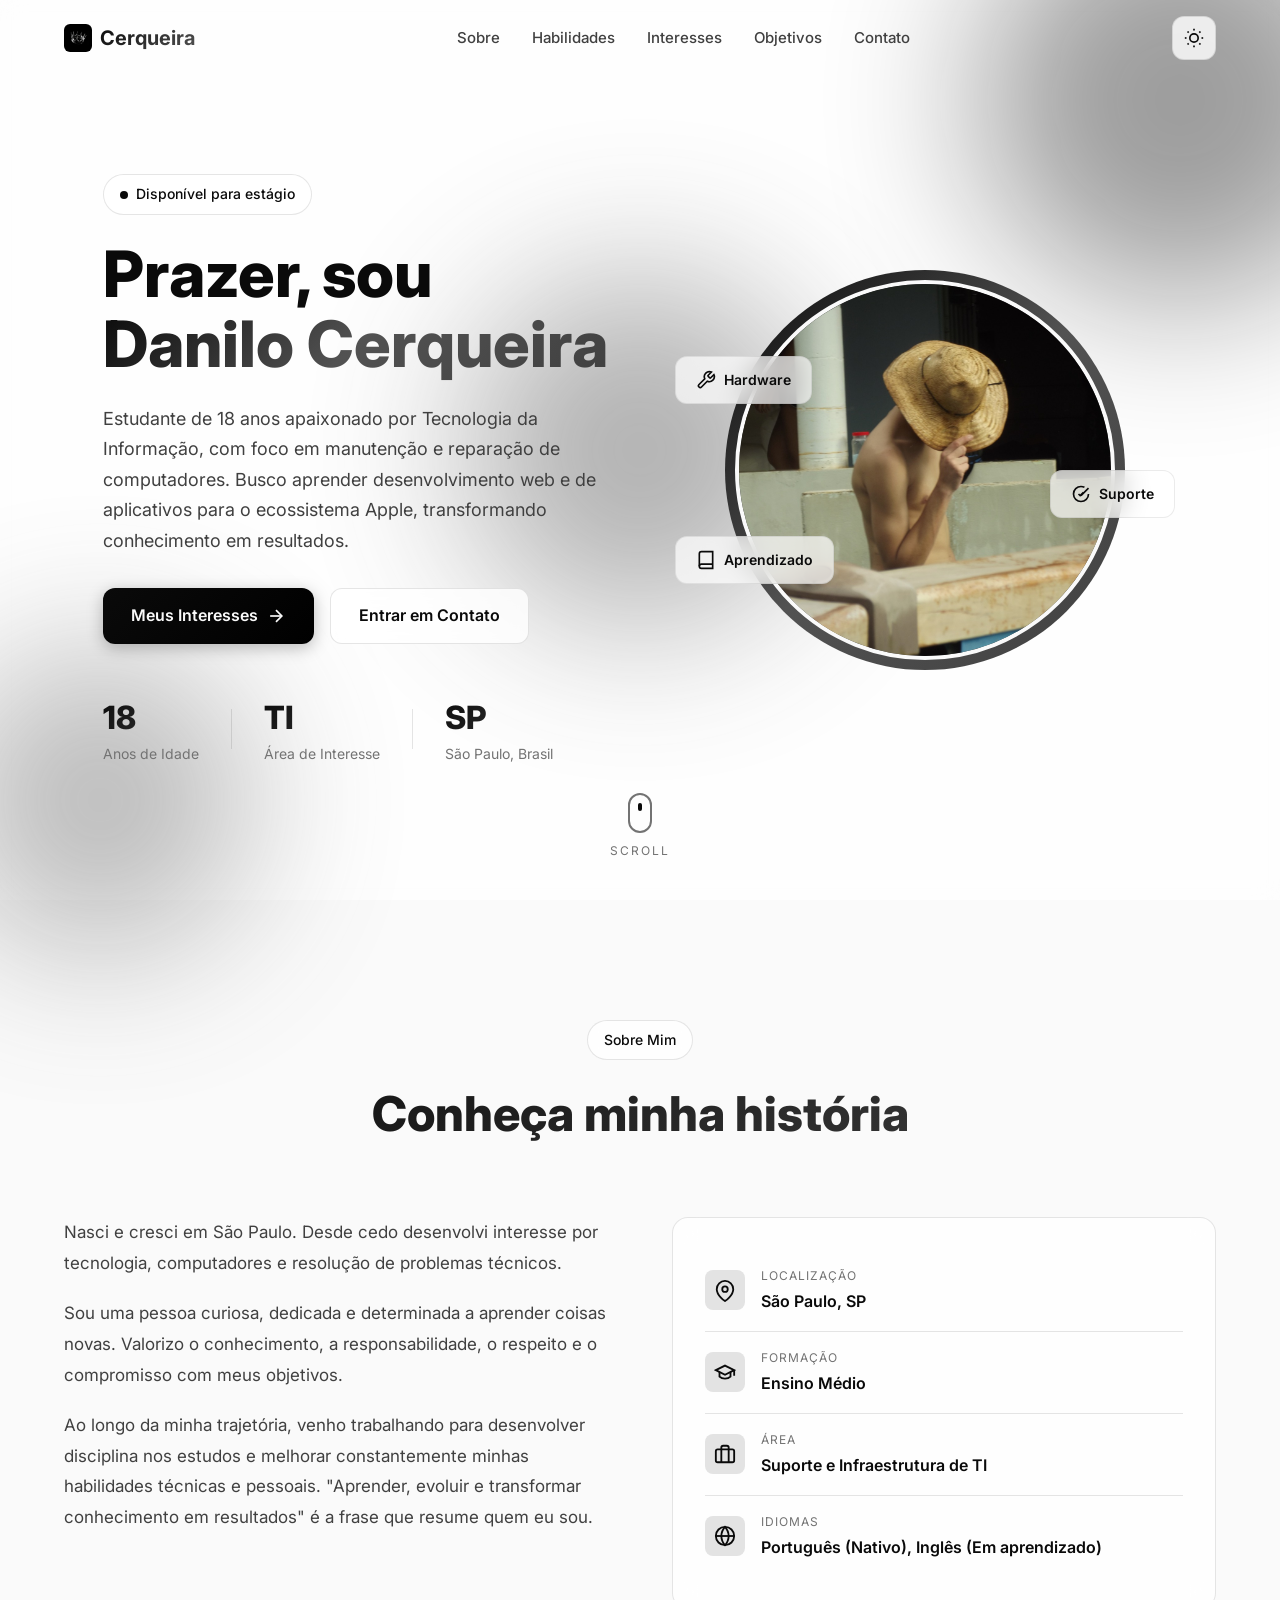
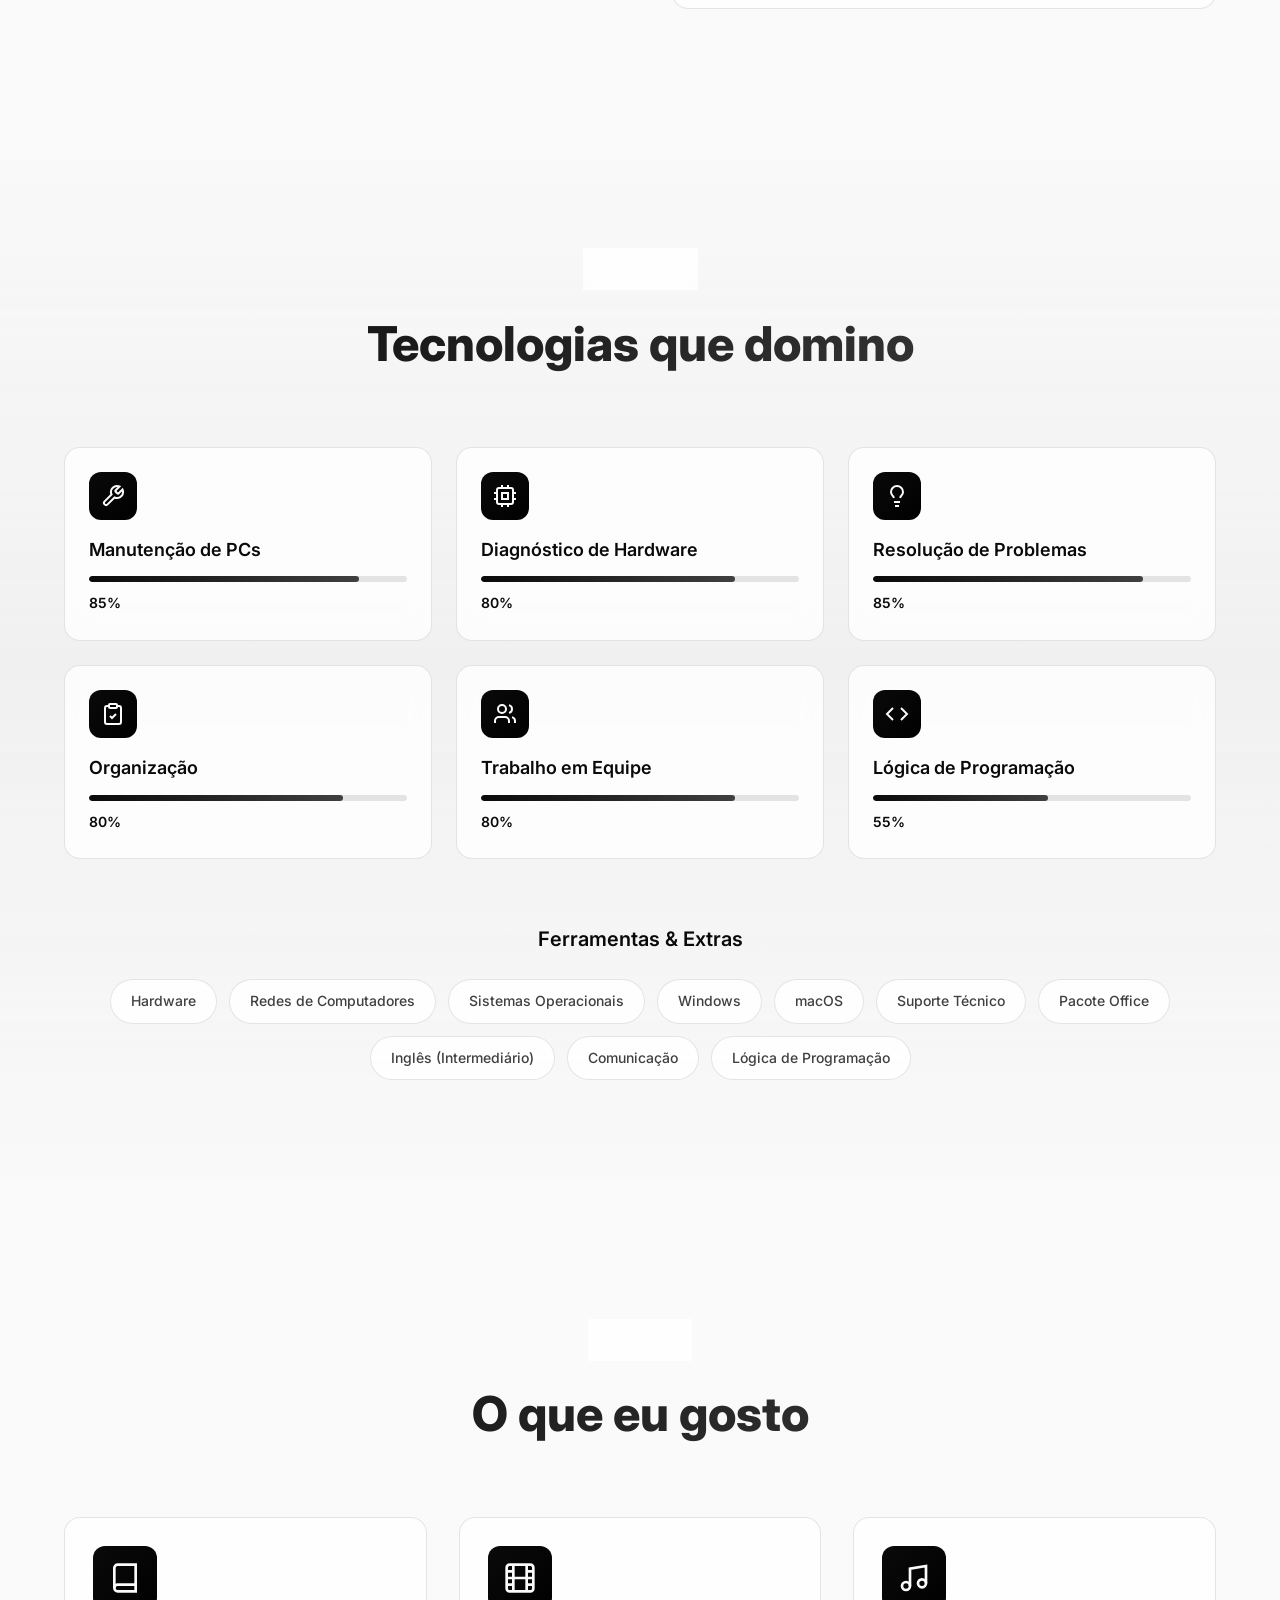
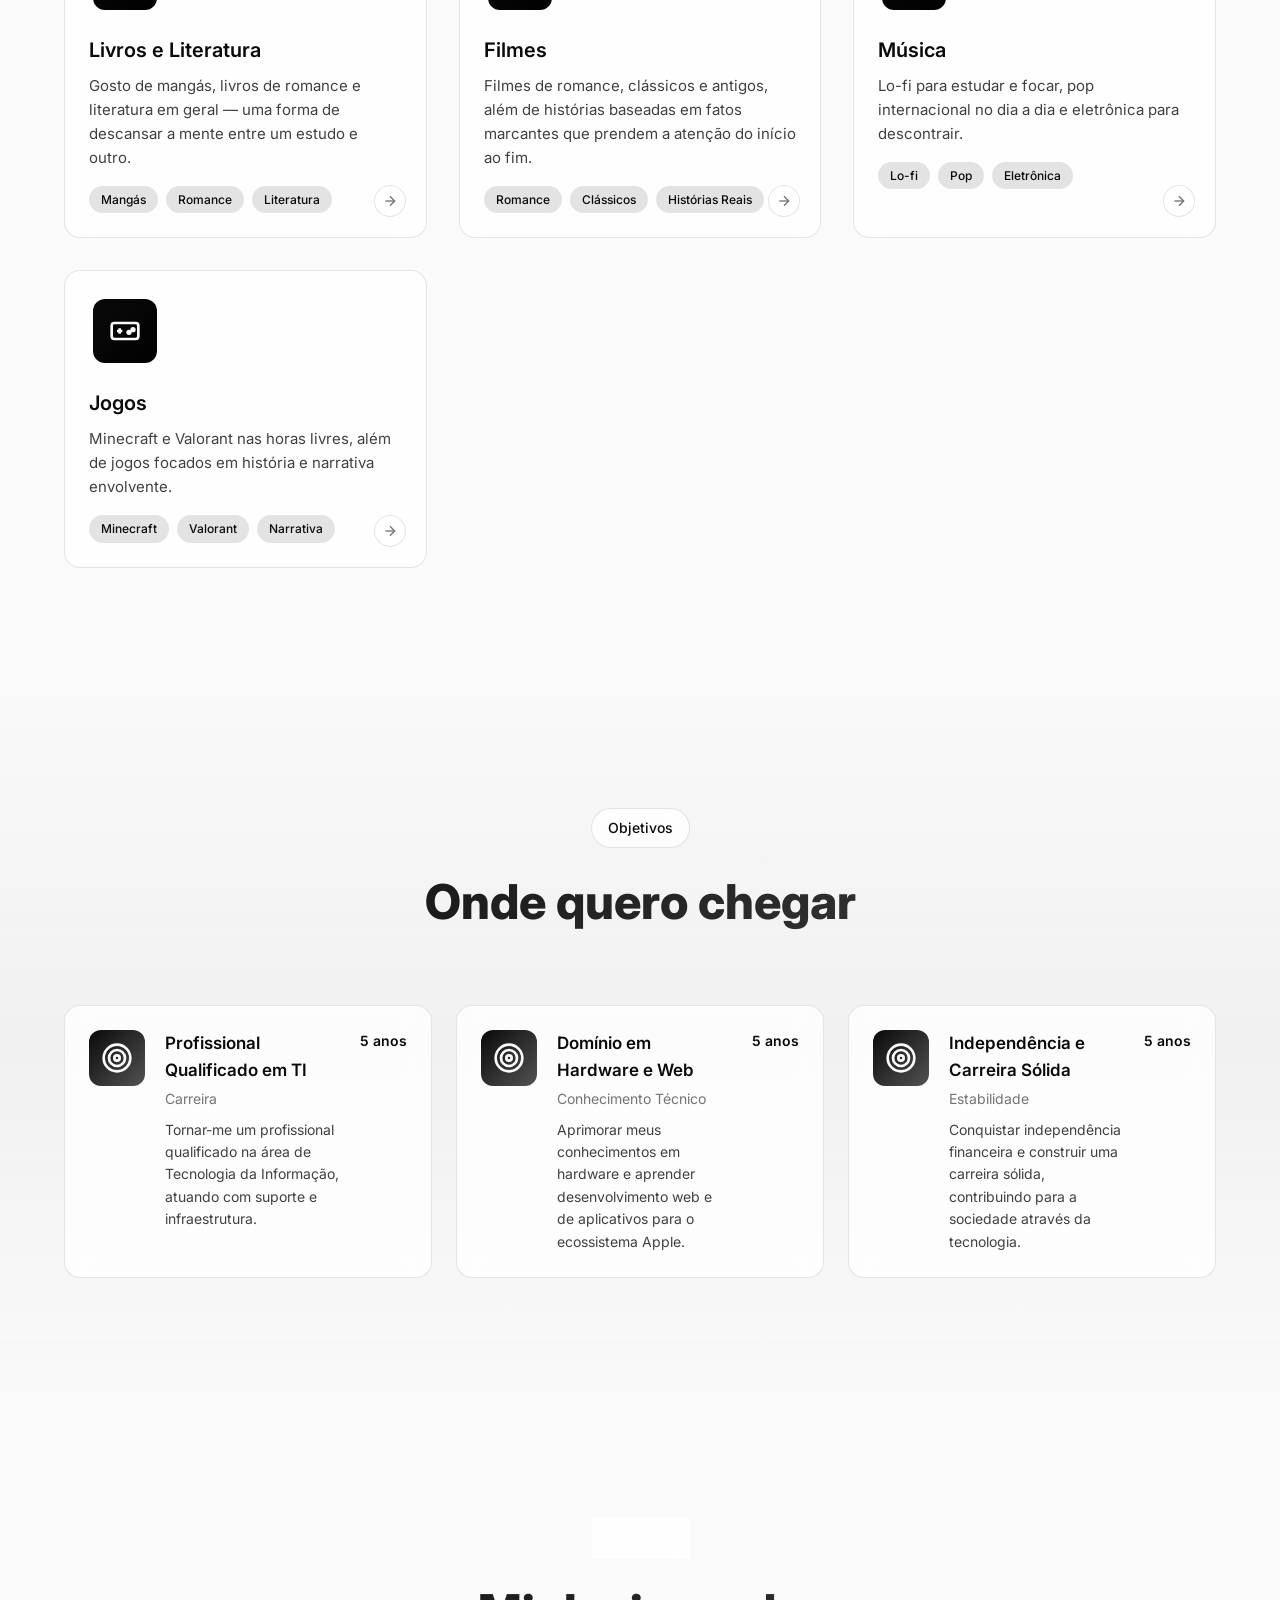
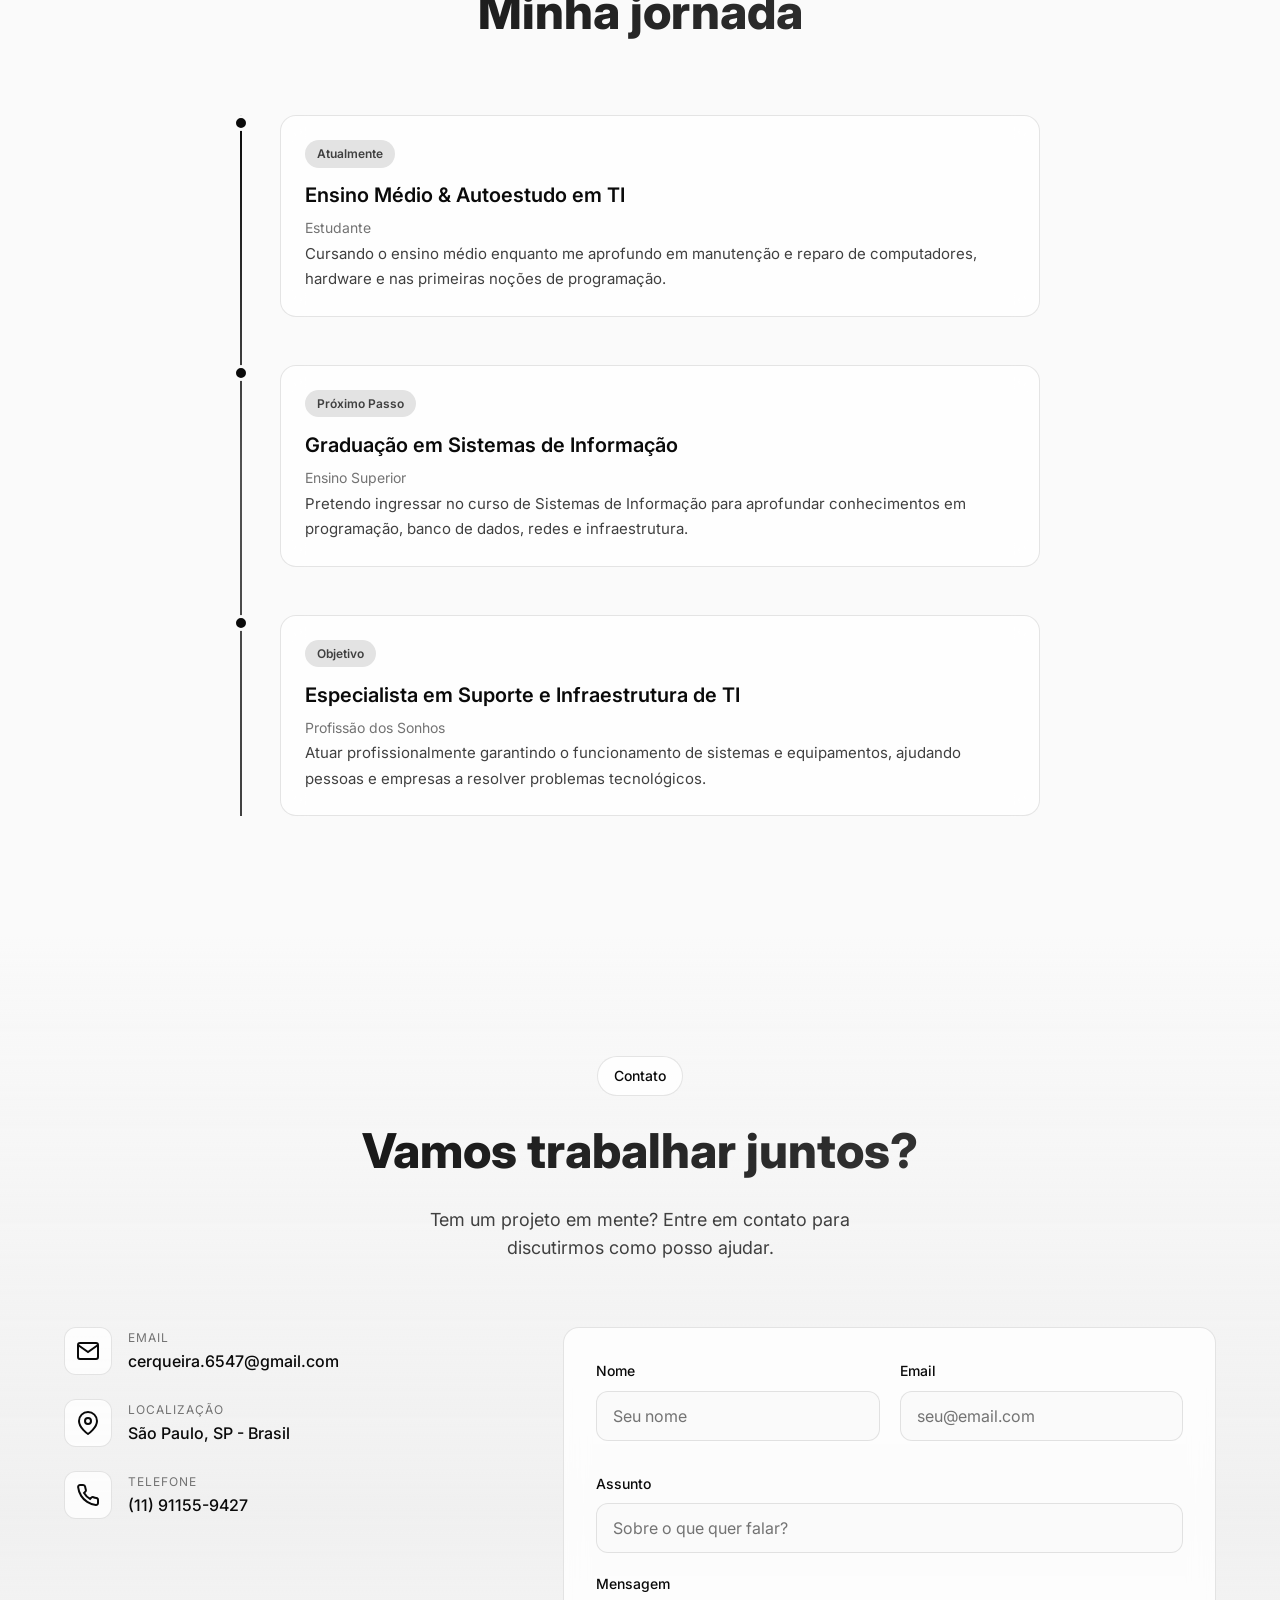
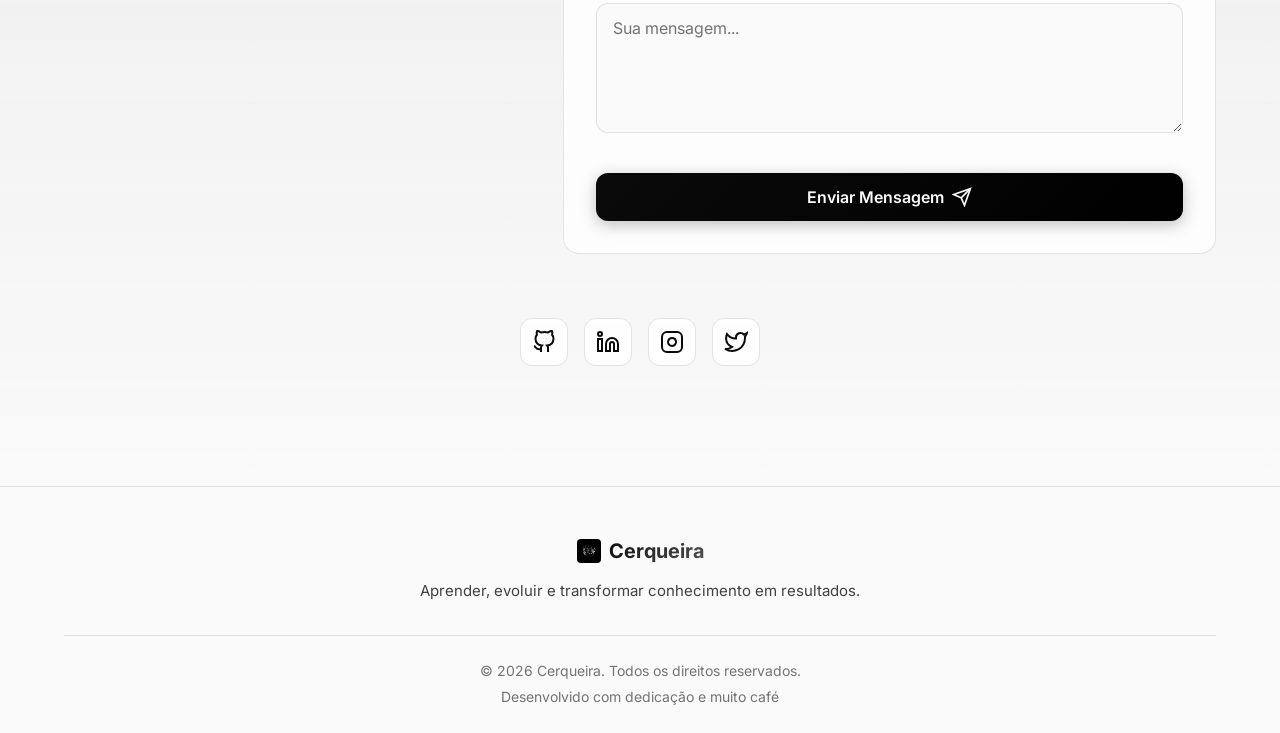
<file: index.html>
<!DOCTYPE html>
<html lang="pt-BR">

<head>
    <meta charset="UTF-8">
    <meta name="viewport" content="width=device-width, initial-scale=1.0">
    <meta name="description"
        content="Portfólio pessoal de Cerqueira, estudante de 18 anos apaixonado por Tecnologia da Informação, manutenção de hardware e desenvolvimento web.">
    <meta name="author" content="Cerqueira">
    <meta name="keywords"
        content="Tecnologia da Informação, Suporte Técnico, Hardware, Manutenção de Computadores, Estudante, Portfólio">
    <title>Cerqueira | Portfólio Pessoal</title>
    <link rel="preconnect" href="https://fonts.googleapis.com">
    <link rel="preconnect" href="https://fonts.gstatic.com" crossorigin>
    <link href="https://fonts.googleapis.com/css2?family=Inter:wght@300;400;500;600;700;800&display=swap"
        rel="stylesheet">
    <link rel="stylesheet" href="style.css">
    <link rel="stylesheet" href="interesse-detail.css">
    <link rel="icon" type="image/jpeg" href="assets/icons/icon.jfif">
</head>

<body>
    <div class="glass-bg"></div>
    <div class="gradient-orb orb-1"></div>
    <div class="gradient-orb orb-2"></div>
    <div class="gradient-orb orb-3"></div>

    <nav class="navbar">
        <div class="nav-container">
            <a href="#" class="nav-logo">
                <img src="assets/icons/icon.jfif" alt="Ícone Cerqueira" class="logo-icon" style="width: 28px; height: 28px; border-radius: 6px; object-fit: cover;">
                <span class="logo-text">Cerqueira</span>
            </a>
            <ul class="nav-menu">
                <li><a href="#sobre" class="nav-link">Sobre</a></li>
                <li><a href="#habilidades" class="nav-link">Habilidades</a></li>
                <li><a href="#projetos" class="nav-link">Interesses</a></li>
                <li><a href="#certificados" class="nav-link">Objetivos</a></li>
                <li><a href="#contato" class="nav-link">Contato</a></li>
            </ul>
            <button class="theme-toggle" aria-label="Alternar tema">
                <svg class="sun-icon" width="20" height="20" viewBox="0 0 24 24" fill="none" stroke="currentColor"
                    stroke-width="2">
                    <circle cx="12" cy="12" r="5"></circle>
                    <line x1="12" y1="1" x2="12" y2="3"></line>
                    <line x1="12" y1="21" x2="12" y2="23"></line>
                    <line x1="4.22" y1="4.22" x2="5.64" y2="5.64"></line>
                    <line x1="18.36" y1="18.36" x2="19.78" y2="19.78"></line>
                    <line x1="1" y1="12" x2="3" y2="12"></line>
                    <line x1="21" y1="12" x2="23" y2="12"></line>
                    <line x1="4.22" y1="19.78" x2="5.64" y2="18.36"></line>
                    <line x1="18.36" y1="5.64" x2="19.78" y2="4.22"></line>
                </svg>
                <svg class="moon-icon" width="20" height="20" viewBox="0 0 24 24" fill="none" stroke="currentColor"
                    stroke-width="2">
                    <path d="M21 12.79A9 9 0 1 1 11.21 3 7 7 0 0 0 21 12.79z"></path>
                </svg>
            </button>
            <button class="mobile-menu-btn" aria-label="Menu">
                <span></span>
                <span></span>
                <span></span>
            </button>
        </div>
    </nav>

    <main>
        <section class="hero" id="hero">
            <div class="hero-container">
                <div class="hero-content">
                    <div class="hero-badge reveal">
                        <span class="badge-dot"></span>
                        Disponível para estágio
                    </div>
                    <h1 class="hero-title reveal">
                        Prazer, sou<br>
                        <span class="highlight">Danilo Cerqueira</span>
                    </h1>
                    <p class="hero-subtitle reveal">
                        Estudante de 18 anos apaixonado por Tecnologia da Informação, com foco em manutenção e reparação
                        de computadores. Busco aprender desenvolvimento web e de aplicativos para o ecossistema Apple,
                        transformando conhecimento em resultados.
                    </p>
                    <div class="hero-cta reveal">
                        <a href="#projetos" class="btn btn-primary">
                            Meus Interesses
                            <svg width="20" height="20" viewBox="0 0 24 24" fill="none" stroke="currentColor"
                                stroke-width="2">
                                <line x1="5" y1="12" x2="19" y2="12"></line>
                                <polyline points="12 5 19 12 12 19"></polyline>
                            </svg>
                        </a>
                        <a href="#contato" class="btn btn-secondary">Entrar em Contato</a>
                    </div>
                    <div class="hero-stats reveal">
                        <div class="stat">
                            <span class="stat-number">18</span>
                            <span class="stat-label">Anos de Idade</span>
                        </div>
                        <div class="stat-divider"></div>
                        <div class="stat">
                            <span class="stat-number">TI</span>
                            <span class="stat-label">Área de Interesse</span>
                        </div>
                        <div class="stat-divider"></div>
                        <div class="stat">
                            <span class="stat-number">SP</span>
                            <span class="stat-label">São Paulo, Brasil</span>
                        </div>
                    </div>
                </div>
                <div class="hero-visual reveal">
                    <div class="hero-image-container">
                        <div class="hero-image-border"></div>
                        <div class="hero-image">
                            <img src="assets/perfil.jpg" alt="Foto de perfil de Danilo Cerqueira">
                        </div>
                        <div class="hero-float-card card-1">
                            <svg class="card-icon" width="20" height="20" viewBox="0 0 24 24" fill="none"
                                stroke="currentColor" stroke-width="2">
                                <path
                                    d="M14.7 6.3a1 1 0 0 0 0 1.4l1.6 1.6a1 1 0 0 0 1.4 0l3.77-3.77a6 6 0 0 1-7.94 7.94l-6.91 6.91a2.12 2.12 0 0 1-3-3l6.91-6.91a6 6 0 0 1 7.94-7.94l-3.76 3.76z">
                                </path>
                            </svg>
                            <span class="card-text">Hardware</span>
                        </div>
                        <div class="hero-float-card card-2">
                            <svg class="card-icon" width="20" height="20" viewBox="0 0 24 24" fill="none"
                                stroke="currentColor" stroke-width="2">
                                <path d="M9 12l2 2 4-4"></path>
                                <path d="M21 12c0 4.97-4.03 9-9 9s-9-4.03-9-9 4.03-9 9-9c1.5 0 2.9.37 4.14 1.02"></path>
                                <path d="M21 5l-9 9"></path>
                            </svg>
                            <span class="card-text">Suporte</span>
                        </div>
                        <div class="hero-float-card card-3">
                            <svg class="card-icon" width="20" height="20" viewBox="0 0 24 24" fill="none"
                                stroke="currentColor" stroke-width="2">
                                <path d="M4 19.5A2.5 2.5 0 0 1 6.5 17H20"></path>
                                <path d="M6.5 2H20v20H6.5A2.5 2.5 0 0 1 4 19.5v-15A2.5 2.5 0 0 1 6.5 2z"></path>
                            </svg>
                            <span class="card-text">Aprendizado</span>
                        </div>
                    </div>
                </div>
            </div>
            <div class="scroll-indicator">
                <div class="mouse">
                    <div class="wheel"></div>
                </div>
                <span>Scroll</span>
            </div>
        </section>

        <section class="sobre" id="sobre">
            <div class="section-container">
                <div class="section-header reveal">
                    <span class="section-tag">Sobre Mim</span>
                    <h2 class="section-title">Conheça minha história</h2>
                </div>
                <div class="sobre-content">
                    <div class="sobre-text reveal">
                        <p>
                            Nasci e cresci em São Paulo. Desde cedo desenvolvi interesse por tecnologia, computadores e
                            resolução de problemas técnicos.
                        </p>
                        <p>
                            Sou uma pessoa curiosa, dedicada e determinada a aprender coisas novas. Valorizo o
                            conhecimento, a responsabilidade, o respeito e o compromisso com meus objetivos.
                        </p>
                        <p>
                            Ao longo da minha trajetória, venho trabalhando para desenvolver disciplina nos estudos e
                            melhorar constantemente minhas habilidades técnicas e pessoais. "Aprender, evoluir e
                            transformar conhecimento em resultados" é a frase que resume quem eu sou.
                        </p>
                    </div>
                    <div class="sobre-info reveal">
                        <div class="info-card">
                            <div class="info-item">
                                <span class="info-icon">
                                    <svg width="22" height="22" viewBox="0 0 24 24" fill="none" stroke="currentColor"
                                        stroke-width="2">
                                        <path d="M21 10c0 7-9 13-9 13s-9-6-9-13a9 9 0 0 1 18 0z"></path>
                                        <circle cx="12" cy="10" r="3"></circle>
                                    </svg>
                                </span>
                                <div>
                                    <span class="info-label">Localização</span>
                                    <span class="info-value">São Paulo, SP</span>
                                </div>
                            </div>
                            <div class="info-item">
                                <span class="info-icon">
                                    <svg width="22" height="22" viewBox="0 0 24 24" fill="none" stroke="currentColor"
                                        stroke-width="2">
                                        <path d="M22 10v6M2 10l10-5 10 5-10 5z"></path>
                                        <path d="M6 12v5c3 3 9 3 12 0v-5"></path>
                                    </svg>
                                </span>
                                <div>
                                    <span class="info-label">Formação</span>
                                    <span class="info-value">Ensino Médio</span>
                                </div>
                            </div>
                            <div class="info-item">
                                <span class="info-icon">
                                    <svg width="22" height="22" viewBox="0 0 24 24" fill="none" stroke="currentColor"
                                        stroke-width="2">
                                        <rect x="2" y="7" width="20" height="14" rx="2" ry="2"></rect>
                                        <path d="M16 21V5a2 2 0 0 0-2-2h-4a2 2 0 0 0-2 2v16"></path>
                                    </svg>
                                </span>
                                <div>
                                    <span class="info-label">Área</span>
                                    <span class="info-value">Suporte e Infraestrutura de TI</span>
                                </div>
                            </div>
                            <div class="info-item">
                                <span class="info-icon">
                                    <svg width="22" height="22" viewBox="0 0 24 24" fill="none" stroke="currentColor"
                                        stroke-width="2">
                                        <circle cx="12" cy="12" r="10"></circle>
                                        <line x1="2" y1="12" x2="22" y2="12"></line>
                                        <path
                                            d="M12 2a15.3 15.3 0 0 1 4 10 15.3 15.3 0 0 1-4 10 15.3 15.3 0 0 1-4-10 15.3 15.3 0 0 1 4-10z">
                                        </path>
                                    </svg>
                                </span>
                                <div>
                                    <span class="info-label">Idiomas</span>
                                    <span class="info-value">Português (Nativo), Inglês (Em aprendizado)</span>
                                </div>
                            </div>
                        </div>
                    </div>
                </div>
            </div>
        </section>

        <section class="habilidades" id="habilidades">
            <div class="section-container">
                <div class="section-header reveal">
                    <span class="section-tag">Habilidades</span>
                    <h2 class="section-title">Tecnologias que domino</h2>
                </div>
                <div class="habilidades-grid">
                    <div class="skill-card reveal">
                        <div class="skill-icon">
                            <svg viewBox="0 0 24 24" fill="none" stroke="currentColor" stroke-width="2">
                                <path
                                    d="M14.7 6.3a1 1 0 0 0 0 1.4l1.6 1.6a1 1 0 0 0 1.4 0l3.77-3.77a6 6 0 0 1-7.94 7.94l-6.91 6.91a2.12 2.12 0 0 1-3-3l6.91-6.91a6 6 0 0 1 7.94-7.94l-3.76 3.76z">
                                </path>
                            </svg>
                        </div>
                        <h3 class="skill-name">Manutenção de PCs</h3>
                        <div class="skill-bar">
                            <div class="skill-progress" data-progress="85"></div>
                        </div>
                        <span class="skill-level">85%</span>
                    </div>
                    <div class="skill-card reveal">
                        <div class="skill-icon">
                            <svg viewBox="0 0 24 24" fill="none" stroke="currentColor" stroke-width="2">
                                <rect x="4" y="4" width="16" height="16" rx="2"></rect>
                                <rect x="9" y="9" width="6" height="6"></rect>
                                <path d="M9 1v3M15 1v3M9 20v3M15 20v3M1 9h3M1 15h3M20 9h3M20 15h3"></path>
                            </svg>
                        </div>
                        <h3 class="skill-name">Diagnóstico de Hardware</h3>
                        <div class="skill-bar">
                            <div class="skill-progress" data-progress="80"></div>
                        </div>
                        <span class="skill-level">80%</span>
                    </div>
                    <div class="skill-card reveal">
                        <div class="skill-icon">
                            <svg viewBox="0 0 24 24" fill="none" stroke="currentColor" stroke-width="2">
                                <path d="M9 18h6"></path>
                                <path d="M10 22h4"></path>
                                <path
                                    d="M15.09 14c.18-.98.65-1.74 1.41-2.5A4.65 4.65 0 0 0 18 8 6 6 0 0 0 6 8c0 1 .23 2.23 1.5 3.5A4.61 4.61 0 0 1 8.91 14">
                                </path>
                            </svg>
                        </div>
                        <h3 class="skill-name">Resolução de Problemas</h3>
                        <div class="skill-bar">
                            <div class="skill-progress" data-progress="85"></div>
                        </div>
                        <span class="skill-level">85%</span>
                    </div>
                    <div class="skill-card reveal">
                        <div class="skill-icon">
                            <svg viewBox="0 0 24 24" fill="none" stroke="currentColor" stroke-width="2">
                                <rect x="8" y="2" width="8" height="4" rx="1" ry="1"></rect>
                                <path d="M16 4h2a2 2 0 0 1 2 2v14a2 2 0 0 1-2 2H6a2 2 0 0 1-2-2V6a2 2 0 0 1 2-2h2">
                                </path>
                                <path d="m9 14 2 2 4-4"></path>
                            </svg>
                        </div>
                        <h3 class="skill-name">Organização</h3>
                        <div class="skill-bar">
                            <div class="skill-progress" data-progress="80"></div>
                        </div>
                        <span class="skill-level">80%</span>
                    </div>
                    <div class="skill-card reveal">
                        <div class="skill-icon">
                            <svg viewBox="0 0 24 24" fill="none" stroke="currentColor" stroke-width="2">
                                <path d="M16 21v-2a4 4 0 0 0-4-4H6a4 4 0 0 0-4 4v2"></path>
                                <circle cx="9" cy="7" r="4"></circle>
                                <path d="M22 21v-2a4 4 0 0 0-3-3.87"></path>
                                <path d="M16 3.13a4 4 0 0 1 0 7.75"></path>
                            </svg>
                        </div>
                        <h3 class="skill-name">Trabalho em Equipe</h3>
                        <div class="skill-bar">
                            <div class="skill-progress" data-progress="80"></div>
                        </div>
                        <span class="skill-level">80%</span>
                    </div>
                    <div class="skill-card reveal">
                        <div class="skill-icon">
                            <svg viewBox="0 0 24 24" fill="none" stroke="currentColor" stroke-width="2">
                                <path d="M16 18l6-6-6-6"></path>
                                <path d="M8 6l-6 6 6 6"></path>
                            </svg>
                        </div>
                        <h3 class="skill-name">Lógica de Programação</h3>
                        <div class="skill-bar">
                            <div class="skill-progress" data-progress="55"></div>
                        </div>
                        <span class="skill-level">55%</span>
                    </div>
                </div>
                <div class="ferramentas reveal">
                    <h3 class="ferramentas-title">Ferramentas & Extras</h3>
                    <div class="ferramentas-grid">
                        <div class="ferramenta-tag">Hardware</div>
                        <div class="ferramenta-tag">Redes de Computadores</div>
                        <div class="ferramenta-tag">Sistemas Operacionais</div>
                        <div class="ferramenta-tag">Windows</div>
                        <div class="ferramenta-tag">macOS</div>
                        <div class="ferramenta-tag">Suporte Técnico</div>
                        <div class="ferramenta-tag">Pacote Office</div>
                        <div class="ferramenta-tag">Inglês (Intermediário)</div>
                        <div class="ferramenta-tag">Comunicação</div>
                        <div class="ferramenta-tag">Lógica de Programação</div>
                    </div>
                </div>
            </div>
        </section>

        <section class="projetos" id="projetos">
            <div class="section-container">
                <div class="section-header reveal">
                    <span class="section-tag">Interesses</span>
                    <h2 class="section-title">O que eu gosto</h2>
                </div>
                <div class="projetos-grid">
                    <article class="projeto-card reveal" data-href="livros.html">
                        <div class="projeto-icon">
                            <svg width="32" height="32" viewBox="0 0 24 24" fill="none" stroke="currentColor"
                                stroke-width="2">
                                <path d="M4 19.5A2.5 2.5 0 0 1 6.5 17H20"></path>
                                <path d="M6.5 2H20v20H6.5A2.5 2.5 0 0 1 4 19.5v-15A2.5 2.5 0 0 1 6.5 2z"></path>
                            </svg>
                        </div>
                        <div class="projeto-content">
                            <h3 class="projeto-title">Livros e Literatura</h3>
                            <p class="projeto-desc">Gosto de mangás, livros de romance e literatura em geral — uma forma
                                de descansar a mente entre um estudo e outro.</p>
                            <div class="projeto-tech">
                                <span class="tech-tag">Mangás</span>
                                <span class="tech-tag">Romance</span>
                                <span class="tech-tag">Literatura</span>
                            </div>
                        </div>
                    </article>
                    <article class="projeto-card reveal" data-href="filmes.html">
                        <div class="projeto-icon">
                            <svg width="32" height="32" viewBox="0 0 24 24" fill="none" stroke="currentColor"
                                stroke-width="2">
                                <rect x="2" y="2" width="20" height="20" rx="2.18" ry="2.18"></rect>
                                <line x1="7" y1="2" x2="7" y2="22"></line>
                                <line x1="17" y1="2" x2="17" y2="22"></line>
                                <line x1="2" y1="12" x2="22" y2="12"></line>
                                <line x1="2" y1="7" x2="7" y2="7"></line>
                                <line x1="2" y1="17" x2="7" y2="17"></line>
                                <line x1="17" y1="17" x2="22" y2="17"></line>
                                <line x1="17" y1="7" x2="22" y2="7"></line>
                            </svg>
                        </div>
                        <div class="projeto-content">
                            <h3 class="projeto-title">Filmes</h3>
                            <p class="projeto-desc">Filmes de romance, clássicos e antigos, além de histórias baseadas
                                em fatos marcantes que prendem a atenção do início ao fim.</p>
                            <div class="projeto-tech">
                                <span class="tech-tag">Romance</span>
                                <span class="tech-tag">Clássicos</span>
                                <span class="tech-tag">Histórias Reais</span>
                            </div>
                        </div>
                    </article>
                    <article class="projeto-card reveal" data-href="musica.html">
                        <div class="projeto-icon">
                            <svg width="32" height="32" viewBox="0 0 24 24" fill="none" stroke="currentColor"
                                stroke-width="2">
                                <path d="M9 18V5l12-2v13"></path>
                                <circle cx="6" cy="18" r="3"></circle>
                                <circle cx="18" cy="16" r="3"></circle>
                            </svg>
                        </div>
                        <div class="projeto-content">
                            <h3 class="projeto-title">Música</h3>
                            <p class="projeto-desc">Lo-fi para estudar e focar, pop internacional no dia a dia e
                                eletrônica para descontrair.</p>
                            <div class="projeto-tech">
                                <span class="tech-tag">Lo-fi</span>
                                <span class="tech-tag">Pop</span>
                                <span class="tech-tag">Eletrônica</span>
                            </div>
                        </div>
                    </article>
                    <article class="projeto-card reveal" data-href="jogos.html">
                        <div class="projeto-icon">
                            <svg width="32" height="32" viewBox="0 0 24 24" fill="none" stroke="currentColor"
                                stroke-width="2">
                                <line x1="6" y1="12" x2="10" y2="12"></line>
                                <line x1="8" y1="10" x2="8" y2="14"></line>
                                <circle cx="15" cy="13" r="1"></circle>
                                <circle cx="18" cy="11" r="1"></circle>
                                <rect x="2" y="6" width="20" height="12" rx="2"></rect>
                            </svg>
                        </div>
                        <div class="projeto-content">
                            <h3 class="projeto-title">Jogos</h3>
                            <p class="projeto-desc">Minecraft e Valorant nas horas livres, além de jogos focados em
                                história e narrativa envolvente.</p>
                            <div class="projeto-tech">
                                <span class="tech-tag">Minecraft</span>
                                <span class="tech-tag">Valorant</span>
                                <span class="tech-tag">Narrativa</span>
                            </div>
                        </div>
                    </article>
                </div>
            </div>
        </section>

        <section class="certificados" id="certificados">
            <div class="section-container">
                <div class="section-header reveal">
                    <span class="section-tag">Objetivos</span>
                    <h2 class="section-title">Onde quero chegar</h2>
                </div>
                <div class="certificados-grid">
                    <div class="certificado-card reveal">
                        <div class="certificado-icon">
                            <svg width="32" height="32" viewBox="0 0 24 24" fill="none" stroke="currentColor"
                                stroke-width="2">
                                <circle cx="12" cy="12" r="10"></circle>
                                <circle cx="12" cy="12" r="6"></circle>
                                <circle cx="12" cy="12" r="2"></circle>
                            </svg>
                        </div>
                        <div class="certificado-content">
                            <h3 class="certificado-title">Profissional Qualificado em TI</h3>
                            <span class="certificado-org">Carreira</span>
                            <p class="certificado-desc">Tornar-me um profissional qualificado na área de Tecnologia da
                                Informação, atuando com suporte e infraestrutura.</p>
                        </div>
                        <span class="certificado-year">5 anos</span>
                    </div>
                    <div class="certificado-card reveal">
                        <div class="certificado-icon">
                            <svg width="32" height="32" viewBox="0 0 24 24" fill="none" stroke="currentColor"
                                stroke-width="2">
                                <circle cx="12" cy="12" r="10"></circle>
                                <circle cx="12" cy="12" r="6"></circle>
                                <circle cx="12" cy="12" r="2"></circle>
                            </svg>
                        </div>
                        <div class="certificado-content">
                            <h3 class="certificado-title">Domínio em Hardware e Web</h3>
                            <span class="certificado-org">Conhecimento Técnico</span>
                            <p class="certificado-desc">Aprimorar meus conhecimentos em hardware e aprender
                                desenvolvimento web e de aplicativos para o ecossistema Apple.</p>
                        </div>
                        <span class="certificado-year">5 anos</span>
                    </div>
                    <div class="certificado-card reveal">
                        <div class="certificado-icon">
                            <svg width="32" height="32" viewBox="0 0 24 24" fill="none" stroke="currentColor"
                                stroke-width="2">
                                <circle cx="12" cy="12" r="10"></circle>
                                <circle cx="12" cy="12" r="6"></circle>
                                <circle cx="12" cy="12" r="2"></circle>
                            </svg>
                        </div>
                        <div class="certificado-content">
                            <h3 class="certificado-title">Independência e Carreira Sólida</h3>
                            <span class="certificado-org">Estabilidade</span>
                            <p class="certificado-desc">Conquistar independência financeira e construir uma carreira
                                sólida, contribuindo para a sociedade através da tecnologia.</p>
                        </div>
                        <span class="certificado-year">5 anos</span>
                    </div>
                </div>
            </div>
        </section>

        <section class="experiencia" id="experiencia">
            <div class="section-container">
                <div class="section-header reveal">
                    <span class="section-tag">Trajetória</span>
                    <h2 class="section-title">Minha jornada</h2>
                </div>
                <div class="experiencia-timeline">
                    <div class="timeline-item reveal">
                        <div class="timeline-marker"></div>
                        <div class="timeline-content">
                            <span class="timeline-period">Atualmente</span>
                            <h3 class="timeline-title">Ensino Médio & Autoestudo em TI</h3>
                            <span class="timeline-company">Estudante</span>
                            <p class="timeline-desc">Cursando o ensino médio enquanto me aprofundo em manutenção e
                                reparo de computadores, hardware e nas primeiras noções de programação.</p>
                        </div>
                    </div>
                    <div class="timeline-item reveal">
                        <div class="timeline-marker"></div>
                        <div class="timeline-content">
                            <span class="timeline-period">Próximo Passo</span>
                            <h3 class="timeline-title">Graduação em Sistemas de Informação</h3>
                            <span class="timeline-company">Ensino Superior</span>
                            <p class="timeline-desc">Pretendo ingressar no curso de Sistemas de Informação para
                                aprofundar conhecimentos em programação, banco de dados, redes e infraestrutura.</p>
                        </div>
                    </div>
                    <div class="timeline-item reveal">
                        <div class="timeline-marker"></div>
                        <div class="timeline-content">
                            <span class="timeline-period">Objetivo</span>
                            <h3 class="timeline-title">Especialista em Suporte e Infraestrutura de TI</h3>
                            <span class="timeline-company">Profissão dos Sonhos</span>
                            <p class="timeline-desc">Atuar profissionalmente garantindo o funcionamento de sistemas e
                                equipamentos, ajudando pessoas e empresas a resolver problemas tecnológicos.</p>
                        </div>
                    </div>
                </div>
            </div>
        </section>

        <section class="contato" id="contato">
            <div class="section-container">
                <div class="section-header reveal">
                    <span class="section-tag">Contato</span>
                    <h2 class="section-title">Vamos trabalhar juntos?</h2>
                    <p class="section-subtitle">Tem um projeto em mente? Entre em contato para discutirmos como posso
                        ajudar.</p>
                </div>
                <div class="contato-content">
                    <div class="contato-info reveal">
                        <div class="contato-item">
                            <div class="contato-icon">
                                <svg width="24" height="24" viewBox="0 0 24 24" fill="none" stroke="currentColor"
                                    stroke-width="2">
                                    <path
                                        d="M4 4h16c1.1 0 2 .9 2 2v12c0 1.1-.9 2-2 2H4c-1.1 0-2-.9-2-2V6c0-1.1.9-2 2-2z">
                                    </path>
                                    <polyline points="22,6 12,13 2,6"></polyline>
                                </svg>
                            </div>
                            <div>
                                <span class="contato-label">Email</span>
                                <a href="mailto:cerqueira.6547@gmail.com"
                                    class="contato-value">cerqueira.6547@gmail.com</a>
                            </div>
                        </div>
                        <div class="contato-item">
                            <div class="contato-icon">
                                <svg width="24" height="24" viewBox="0 0 24 24" fill="none" stroke="currentColor"
                                    stroke-width="2">
                                    <path d="M21 10c0 7-9 13-9 13s-9-6-9-13a9 9 0 0 1 18 0z"></path>
                                    <circle cx="12" cy="10" r="3"></circle>
                                </svg>
                            </div>
                            <div>
                                <span class="contato-label">Localização</span>
                                <span class="contato-value">São Paulo, SP - Brasil</span>
                            </div>
                        </div>
                        <div class="contato-item">
                            <div class="contato-icon">
                                <svg width="24" height="24" viewBox="0 0 24 24" fill="none" stroke="currentColor"
                                    stroke-width="2">
                                    <path
                                        d="M22 16.92v3a2 2 0 0 1-2.18 2 19.79 19.79 0 0 1-8.63-3.07 19.5 19.5 0 0 1-6-6 19.79 19.79 0 0 1-3.07-8.67A2 2 0 0 1 4.11 2h3a2 2 0 0 1 2 1.72c.13.96.36 1.9.7 2.81a2 2 0 0 1-.45 2.11L8.09 9.91a16 16 0 0 0 6 6l1.27-1.27a2 2 0 0 1 2.11-.45c.91.34 1.85.57 2.81.7A2 2 0 0 1 22 16.92z">
                                    </path>
                                </svg>
                            </div>
                            <div>
                                <span class="contato-label">Telefone</span>
                                <a href="tel:+5511911559427" class="contato-value">(11) 91155-9427</a>
                            </div>
                        </div>
                    </div>
                    <form class="contato-form reveal" id="contact-form">
                        <div class="form-row">
                            <div class="form-group">
                                <label for="name">Nome</label>
                                <input type="text" id="name" name="name" placeholder="Seu nome" required>
                            </div>
                            <div class="form-group">
                                <label for="email">Email</label>
                                <input type="email" id="email" name="email" placeholder="seu@email.com" required>
                            </div>
                        </div>
                        <div class="form-group">
                            <label for="subject">Assunto</label>
                            <input type="text" id="subject" name="subject" placeholder="Sobre o que quer falar?"
                                required>
                        </div>
                        <div class="form-group">
                            <label for="message">Mensagem</label>
                            <textarea id="message" name="message" rows="5" placeholder="Sua mensagem..."
                                required></textarea>
                        </div>
                        <button type="submit" class="btn btn-primary btn-submit">
                            Enviar Mensagem
                            <svg width="20" height="20" viewBox="0 0 24 24" fill="none" stroke="currentColor"
                                stroke-width="2">
                                <line x1="22" y1="2" x2="11" y2="13"></line>
                                <polygon points="22 2 15 22 11 13 2 9 22 2"></polygon>
                            </svg>
                        </button>
                    </form>
                </div>
                <div class="social-links reveal">
                    <a href="#" class="social-link" aria-label="GitHub">
                        <svg width="24" height="24" viewBox="0 0 24 24" fill="none" stroke="currentColor"
                            stroke-width="2">
                            <path
                                d="M9 19c-5 1.5-5-2.5-7-3m14 6v-3.87a3.37 3.37 0 0 0-.94-2.61c3.14-.35 6.44-1.54 6.44-7A5.44 5.44 0 0 0 20 4.77 5.07 5.07 0 0 0 19.91 1S18.73.65 16 2.48a13.38 13.38 0 0 0-7 0C6.27.65 5.09 1 5.09 1A5.07 5.07 0 0 0 5 4.77a5.44 5.44 0 0 0-1.5 3.78c0 5.42 3.3 6.61 6.44 7A3.37 3.37 0 0 0 9 18.13V22">
                            </path>
                        </svg>
                    </a>
                    <a href="#" class="social-link" aria-label="LinkedIn">
                        <svg width="24" height="24" viewBox="0 0 24 24" fill="none" stroke="currentColor"
                            stroke-width="2">
                            <path d="M16 8a6 6 0 0 1 6 6v7h-4v-7a2 2 0 0 0-2-2 2 2 0 0 0-2 2v7h-4v-7a6 6 0 0 1 6-6z">
                            </path>
                            <rect x="2" y="9" width="4" height="12"></rect>
                            <circle cx="4" cy="4" r="2"></circle>
                        </svg>
                    </a>
                    <a href="#" class="social-link" aria-label="Instagram">
                        <svg width="24" height="24" viewBox="0 0 24 24" fill="none" stroke="currentColor"
                            stroke-width="2">
                            <rect x="2" y="2" width="20" height="20" rx="5" ry="5"></rect>
                            <path d="M16 11.37A4 4 0 1 1 12.63 8 4 4 0 0 1 16 11.37z"></path>
                            <line x1="17.5" y1="6.5" x2="17.51" y2="6.5"></line>
                        </svg>
                    </a>
                    <a href="#" class="social-link" aria-label="Twitter">
                        <svg width="24" height="24" viewBox="0 0 24 24" fill="none" stroke="currentColor"
                            stroke-width="2">
                            <path
                                d="M23 3a10.9 10.9 0 0 1-3.14 1.53 4.48 4.48 0 0 0-7.86 3v1A10.66 10.66 0 0 1 3 4s-4 9 5 13a11.64 11.64 0 0 1-7 2c9 5 20 0 20-11.5a4.5 4.5 0 0 0-.08-.83A7.72 7.72 0 0 0 23 3z">
                            </path>
                        </svg>
                    </a>
                </div>
            </div>
        </section>
    </main>

    <footer class="footer">
        <div class="footer-container">
            <div class="footer-content">
                <div class="footer-brand">
                    <img src="assets/icons/icon.jfif" alt="Ícone Cerqueira" class="logo-icon" style="width: 24px; height: 24px; border-radius: 4px; object-fit: cover;">
                    <span class="logo-text">Cerqueira</span>
                </div>
                <p class="footer-text">Aprender, evoluir e transformar conhecimento em resultados.</p>
            </div>
            <div class="footer-bottom">
                <p>&copy; 2026 Cerqueira. Todos os direitos reservados.</p>
                <p>Desenvolvido com dedicação e muito café</p>
            </div>
        </div>
    </footer>

    <script src="script.js"></script>
</body>

</html>
</file>
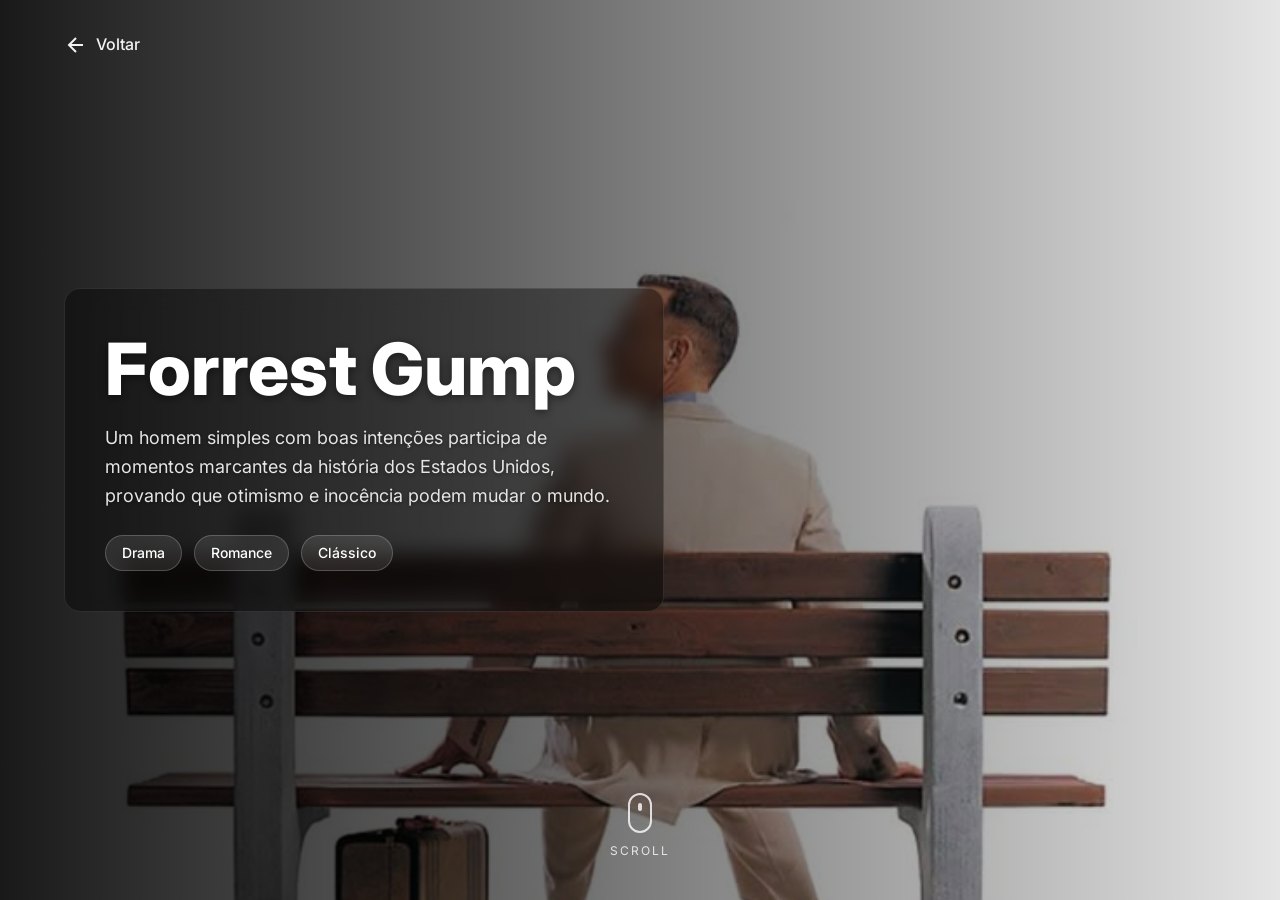
<file: filmes.html>
<!DOCTYPE html>
<html lang="pt-BR">

<head>
    <meta charset="UTF-8">
    <meta name="viewport" content="width=device-width, initial-scale=1.0">
    <meta name="description" content="Carrossel vertical de filmes favoritos.">
    <meta name="author" content="Cerqueira">
    <title>Filmes | Cerqueira</title>
    <link rel="preconnect" href="https://fonts.googleapis.com">
    <link rel="preconnect" href="https://fonts.gstatic.com" crossorigin>
    <link href="https://fonts.googleapis.com/css2?family=Inter:wght@300;400;500;600;700;800&display=swap"
        rel="stylesheet">
    <link rel="stylesheet" href="style.css">
    <link rel="stylesheet" href="filmes-carousel.css">
    <link rel="icon" type="image/jpeg" href="assets/icons/icon.jfif">
</head>

<body>
    <!-- Navbar (Fixed, Transparent) -->
    <nav class="navbar">
        <div class="nav-container" style="padding-top: 16px;">
            <a href="index.html#projetos" class="nav-logo" style="display: flex; align-items: center; gap: 8px;">
                <svg width="24" height="24" viewBox="0 0 24 24" fill="none" stroke="currentColor" stroke-width="2">
                    <line x1="19" y1="12" x2="5" y2="12"></line>
                    <polyline points="12 19 5 12 12 5"></polyline>
                </svg>
                <span style="font-size: 1rem; font-weight: 500;">Voltar</span>
            </a>
        </div>
    </nav>

    <!-- Fixed Backgrounds Container -->
    <div class="movie-backgrounds">
        <div class="movie-bg active" data-bg="1" style="background-image: url('assets/images/filmes/forest gump.jfif');"></div>
        <div class="movie-bg" data-bg="2" style="background-image: url('assets/images/filmes/poderoso chefao.jfif');"></div>
        <div class="movie-bg" data-bg="3" style="background-image: url('assets/images/filmes/rocky.jfif');"></div>
        <div class="movie-bg" data-bg="4" style="background-image: url('assets/images/filmes/scarface.jfif');"></div>
        <div class="movie-bg" data-bg="5" style="background-image: url('assets/images/filmes/silent voice.jfif');"></div>
        <div class="movie-bg" data-bg="6" style="background-image: url('assets/images/filmes/the notebook.jfif');"></div>
        <div class="movie-bg" data-bg="7" style="background-image: url('assets/images/filmes/your name.jfif');"></div>
    </div>

    <!-- Scrollable Foreground Content -->
    <main class="movie-scroll-container">
        
        <!-- Forrest Gump -->
        <section class="movie-section" data-index="1">
            <div class="movie-content">
                <h1 class="movie-title">Forrest Gump</h1>
                <p class="movie-desc">Um homem simples com boas intenções participa de momentos marcantes da história dos Estados Unidos, provando que otimismo e inocência podem mudar o mundo.</p>
                <div class="movie-tags">
                    <span class="movie-tag">Drama</span>
                    <span class="movie-tag">Romance</span>
                    <span class="movie-tag">Clássico</span>
                </div>
            </div>
            <div class="scroll-indicator-carousel">
                <div class="mouse">
                    <div class="wheel"></div>
                </div>
                <span>Scroll</span>
            </div>
        </section>

        <!-- O Poderoso Chefão -->
        <section class="movie-section" data-index="2">
            <div class="movie-content">
                <h1 class="movie-title">O Poderoso Chefão</h1>
                <p class="movie-desc">A saga da família Corleone, uma dinastia mafiosa em Nova York. Um clássico absoluto que explora temas de poder, lealdade e família.</p>
                <div class="movie-tags">
                    <span class="movie-tag">Crime</span>
                    <span class="movie-tag">Drama</span>
                    <span class="movie-tag">Clássico</span>
                </div>
            </div>
        </section>

        <!-- Rocky -->
        <section class="movie-section" data-index="3">
            <div class="movie-content">
                <h1 class="movie-title">Rocky</h1>
                <p class="movie-desc">A história de superação de um lutador de boxe amador da Filadélfia que tem a chance da sua vida de lutar pelo campeonato mundial de pesos pesados.</p>
                <div class="movie-tags">
                    <span class="movie-tag">Esportes</span>
                    <span class="movie-tag">Drama</span>
                    <span class="movie-tag">Clássico</span>
                </div>
            </div>
        </section>

        <!-- Scarface -->
        <section class="movie-section" data-index="4">
            <div class="movie-content">
                <h1 class="movie-title">Scarface</h1>
                <p class="movie-desc">A ascensão implacável de um refugiado cubano que constrói um império de drogas em Miami. Uma história crua sobre ambição desmedida.</p>
                <div class="movie-tags">
                    <span class="movie-tag">Ação</span>
                    <span class="movie-tag">Crime</span>
                </div>
            </div>
        </section>

        <!-- A Silent Voice -->
        <section class="movie-section" data-index="5">
            <div class="movie-content">
                <h1 class="movie-title">A Silent Voice</h1>
                <p class="movie-desc">Uma história emocionante de redenção sobre um garoto que praticava bullying com uma colega surda na escola, e sua jornada anos depois para reparar os erros do passado.</p>
                <div class="movie-tags">
                    <span class="movie-tag">Anime</span>
                    <span class="movie-tag">Drama</span>
                    <span class="movie-tag">Romance</span>
                </div>
            </div>
        </section>

        <!-- The Notebook -->
        <section class="movie-section" data-index="6">
            <div class="movie-content">
                <h1 class="movie-title">The Notebook</h1>
                <p class="movie-desc">Um romance apaixonante que narra a história de um jovem casal cujas vidas são separadas pela guerra e por diferenças de classe nos anos 1940.</p>
                <div class="movie-tags">
                    <span class="movie-tag">Romance</span>
                    <span class="movie-tag">Drama</span>
                </div>
            </div>
        </section>

        <!-- Your Name -->
        <section class="movie-section" data-index="7">
            <div class="movie-content">
                <h1 class="movie-title">Your Name</h1>
                <p class="movie-desc">Dois adolescentes estranhos descobrem que estão trocando de corpos magicamente e embarcam em uma busca emocionante para se encontrarem pela primeira vez.</p>
                <div class="movie-tags">
                    <span class="movie-tag">Anime</span>
                    <span class="movie-tag">Fantasia</span>
                    <span class="movie-tag">Romance</span>
                </div>
            </div>
        </section>

    </main>

    <script src="filmes-carousel.js"></script>
</body>

</html>
</file>
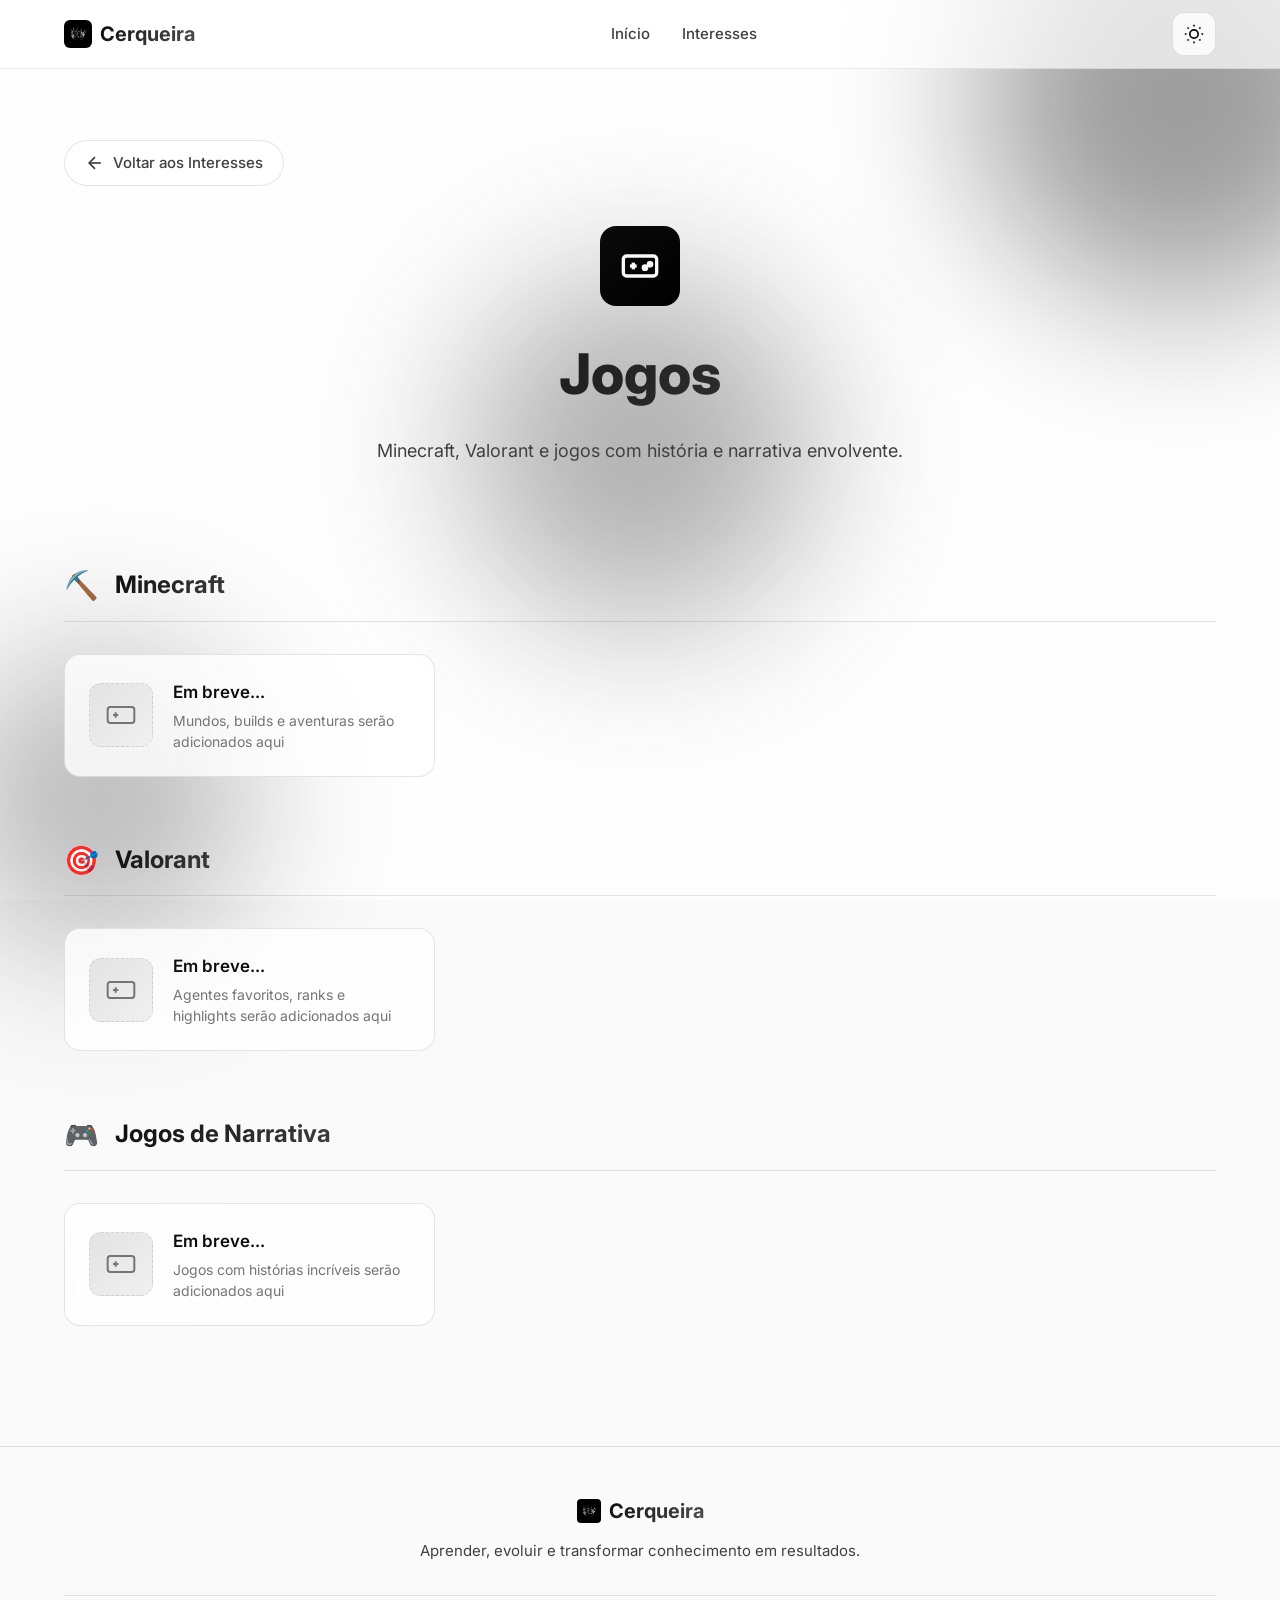
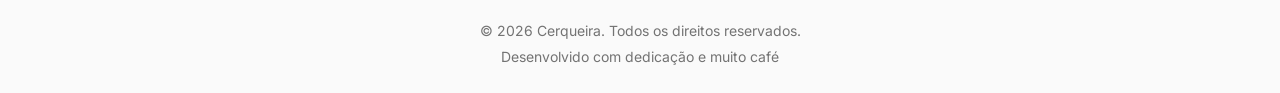
<file: jogos.html>
<!DOCTYPE html>
<html lang="pt-BR">

<head>
    <meta charset="UTF-8">
    <meta name="viewport" content="width=device-width, initial-scale=1.0">
    <meta name="description" content="Jogos que Cerqueira já jogou — Minecraft, Valorant e jogos de narrativa.">
    <meta name="author" content="Cerqueira">
    <title>Jogos | Cerqueira</title>
    <link rel="preconnect" href="https://fonts.googleapis.com">
    <link rel="preconnect" href="https://fonts.gstatic.com" crossorigin>
    <link href="https://fonts.googleapis.com/css2?family=Inter:wght@300;400;500;600;700;800&display=swap"
        rel="stylesheet">
    <link rel="stylesheet" href="style.css">
    <link rel="stylesheet" href="interesse-detail.css">
    <link rel="icon" type="image/jpeg" href="assets/icons/icon.jfif">
</head>

<body>
    <div class="glass-bg"></div>
    <div class="gradient-orb orb-1"></div>
    <div class="gradient-orb orb-2"></div>
    <div class="gradient-orb orb-3"></div>

    <nav class="navbar scrolled">
        <div class="nav-container">
            <a href="index.html" class="nav-logo">
                <img src="assets/icons/icon.jfif" alt="Ícone Cerqueira" class="logo-icon" style="width: 28px; height: 28px; border-radius: 6px; object-fit: cover;">
                <span class="logo-text">Cerqueira</span>
            </a>
            <ul class="nav-menu">
                <li><a href="index.html" class="nav-link">Início</a></li>
                <li><a href="index.html#projetos" class="nav-link">Interesses</a></li>
            </ul>
            <button class="theme-toggle" aria-label="Alternar tema">
                <svg class="sun-icon" width="20" height="20" viewBox="0 0 24 24" fill="none" stroke="currentColor"
                    stroke-width="2">
                    <circle cx="12" cy="12" r="5"></circle>
                    <line x1="12" y1="1" x2="12" y2="3"></line>
                    <line x1="12" y1="21" x2="12" y2="23"></line>
                    <line x1="4.22" y1="4.22" x2="5.64" y2="5.64"></line>
                    <line x1="18.36" y1="18.36" x2="19.78" y2="19.78"></line>
                    <line x1="1" y1="12" x2="3" y2="12"></line>
                    <line x1="21" y1="12" x2="23" y2="12"></line>
                    <line x1="4.22" y1="19.78" x2="5.64" y2="18.36"></line>
                    <line x1="18.36" y1="5.64" x2="19.78" y2="4.22"></line>
                </svg>
                <svg class="moon-icon" width="20" height="20" viewBox="0 0 24 24" fill="none" stroke="currentColor"
                    stroke-width="2">
                    <path d="M21 12.79A9 9 0 1 1 11.21 3 7 7 0 0 0 21 12.79z"></path>
                </svg>
            </button>
            <button class="mobile-menu-btn" aria-label="Menu">
                <span></span>
                <span></span>
                <span></span>
            </button>
        </div>
    </nav>

    <main>
        <section class="detail-hero">
            <div class="section-container">
                <a href="index.html#projetos" class="back-link">
                    <svg width="20" height="20" viewBox="0 0 24 24" fill="none" stroke="currentColor" stroke-width="2">
                        <line x1="19" y1="12" x2="5" y2="12"></line>
                        <polyline points="12 19 5 12 12 5"></polyline>
                    </svg>
                    Voltar aos Interesses
                </a>
                <div class="detail-hero-content reveal">
                    <div class="detail-icon">
                        <svg width="40" height="40" viewBox="0 0 24 24" fill="none" stroke="currentColor"
                            stroke-width="2">
                            <line x1="6" y1="12" x2="10" y2="12"></line>
                            <line x1="8" y1="10" x2="8" y2="14"></line>
                            <circle cx="15" cy="13" r="1"></circle>
                            <circle cx="18" cy="11" r="1"></circle>
                            <rect x="2" y="6" width="20" height="12" rx="2"></rect>
                        </svg>
                    </div>
                    <h1 class="detail-title">Jogos</h1>
                    <p class="detail-subtitle">Minecraft, Valorant e jogos com história e narrativa envolvente.</p>
                </div>
            </div>
        </section>

        <section class="detail-content">
            <div class="section-container">
                <!-- Minecraft -->
                <div class="category-section reveal">
                    <div class="category-header">
                        <span class="category-icon">⛏️</span>
                        <h2 class="category-title">Minecraft</h2>
                    </div>
                    <div class="items-grid">
                        <div class="item-card">
                            <div class="item-placeholder">
                                <svg width="32" height="32" viewBox="0 0 24 24" fill="none" stroke="currentColor" stroke-width="1.5">
                                    <rect x="2" y="6" width="20" height="12" rx="2"></rect>
                                    <line x1="6" y1="12" x2="10" y2="12"></line>
                                    <line x1="8" y1="10" x2="8" y2="14"></line>
                                </svg>
                            </div>
                            <div class="item-info">
                                <h3 class="item-title">Em breve...</h3>
                                <p class="item-meta">Mundos, builds e aventuras serão adicionados aqui</p>
                            </div>
                        </div>
                    </div>
                </div>

                <!-- Valorant -->
                <div class="category-section reveal">
                    <div class="category-header">
                        <span class="category-icon">🎯</span>
                        <h2 class="category-title">Valorant</h2>
                    </div>
                    <div class="items-grid">
                        <div class="item-card">
                            <div class="item-placeholder">
                                <svg width="32" height="32" viewBox="0 0 24 24" fill="none" stroke="currentColor" stroke-width="1.5">
                                    <rect x="2" y="6" width="20" height="12" rx="2"></rect>
                                    <line x1="6" y1="12" x2="10" y2="12"></line>
                                    <line x1="8" y1="10" x2="8" y2="14"></line>
                                </svg>
                            </div>
                            <div class="item-info">
                                <h3 class="item-title">Em breve...</h3>
                                <p class="item-meta">Agentes favoritos, ranks e highlights serão adicionados aqui</p>
                            </div>
                        </div>
                    </div>
                </div>

                <!-- Narrativa -->
                <div class="category-section reveal">
                    <div class="category-header">
                        <span class="category-icon">🎮</span>
                        <h2 class="category-title">Jogos de Narrativa</h2>
                    </div>
                    <div class="items-grid">
                        <div class="item-card">
                            <div class="item-placeholder">
                                <svg width="32" height="32" viewBox="0 0 24 24" fill="none" stroke="currentColor" stroke-width="1.5">
                                    <rect x="2" y="6" width="20" height="12" rx="2"></rect>
                                    <line x1="6" y1="12" x2="10" y2="12"></line>
                                    <line x1="8" y1="10" x2="8" y2="14"></line>
                                </svg>
                            </div>
                            <div class="item-info">
                                <h3 class="item-title">Em breve...</h3>
                                <p class="item-meta">Jogos com histórias incríveis serão adicionados aqui</p>
                            </div>
                        </div>
                    </div>
                </div>
            </div>
        </section>
    </main>

    <footer class="footer">
        <div class="footer-container">
            <div class="footer-content">
                <div class="footer-brand">
                    <img src="assets/icons/icon.jfif" alt="Ícone Cerqueira" class="logo-icon" style="width: 24px; height: 24px; border-radius: 4px; object-fit: cover;">
                    <span class="logo-text">Cerqueira</span>
                </div>
                <p class="footer-text">Aprender, evoluir e transformar conhecimento em resultados.</p>
            </div>
            <div class="footer-bottom">
                <p>&copy; 2026 Cerqueira. Todos os direitos reservados.</p>
                <p>Desenvolvido com dedicação e muito café</p>
            </div>
        </div>
    </footer>

    <script src="interesse-detail.js"></script>
</body>

</html>
</file>
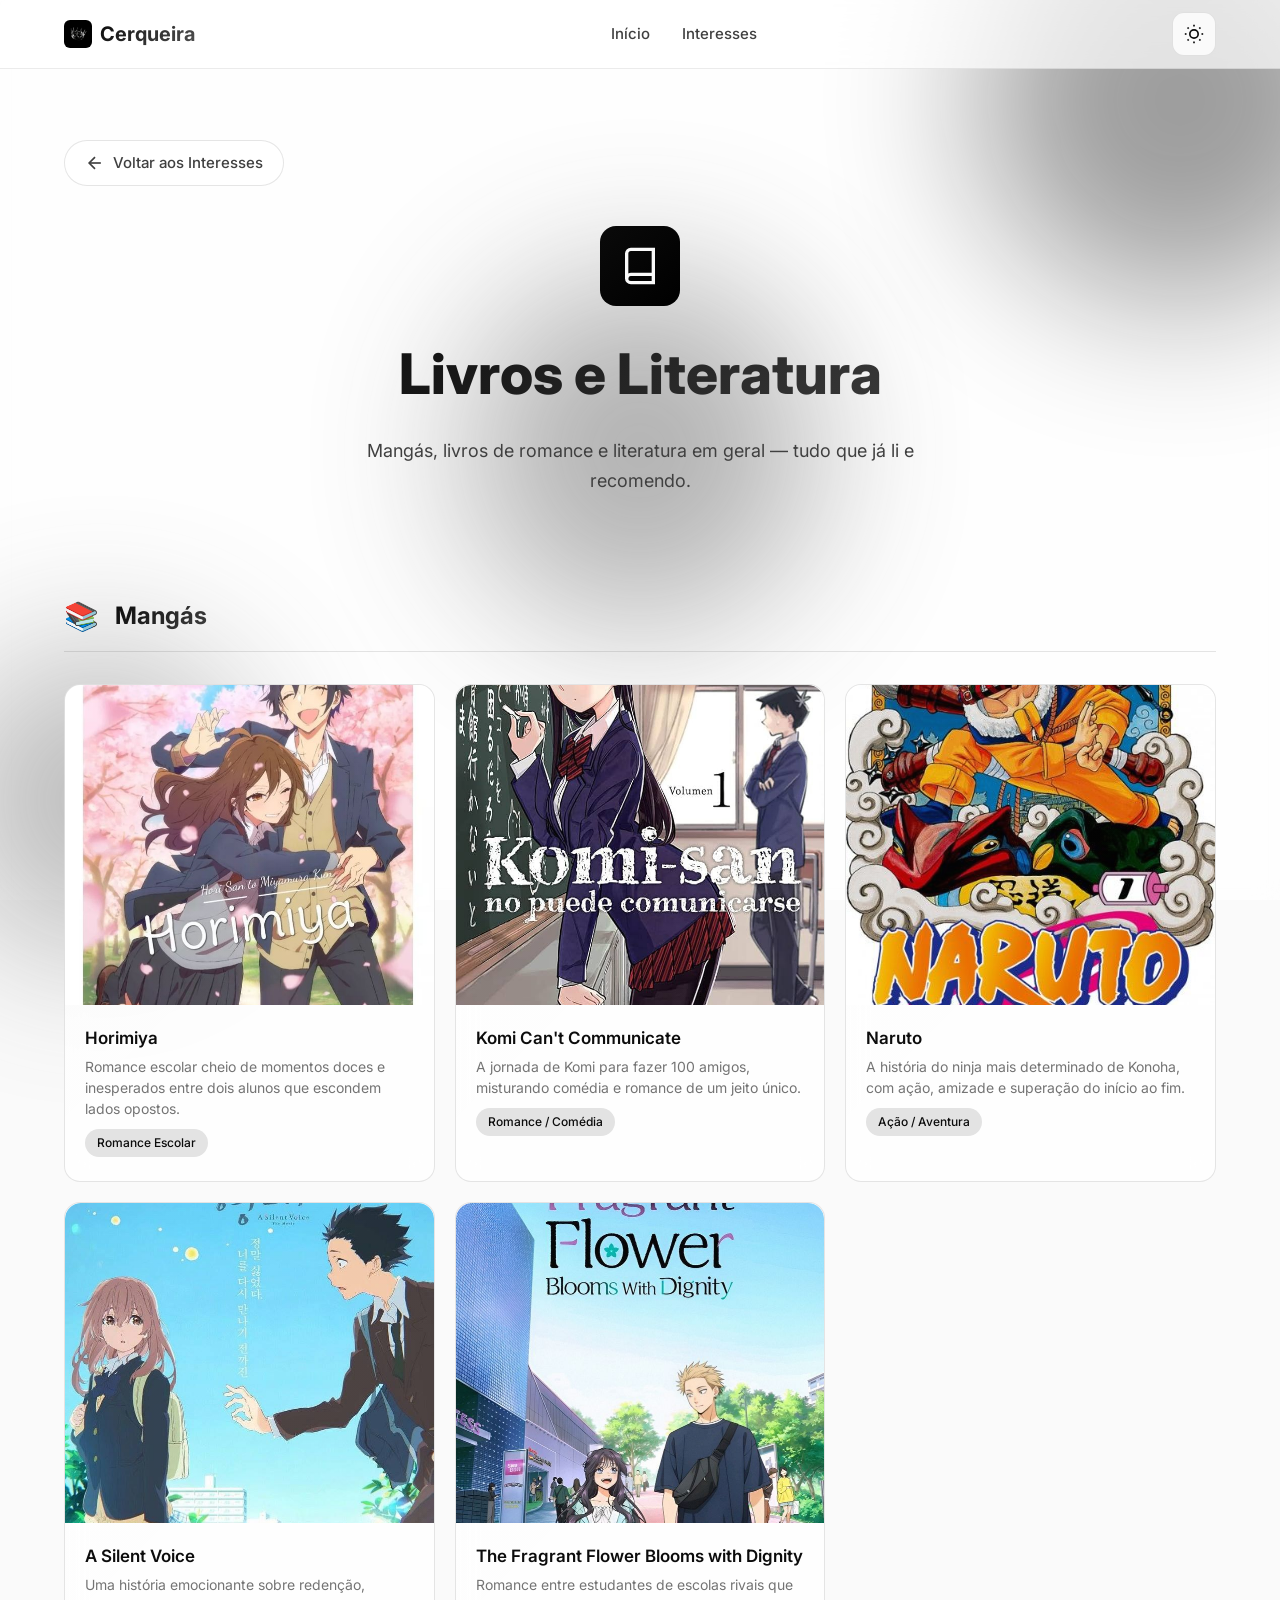
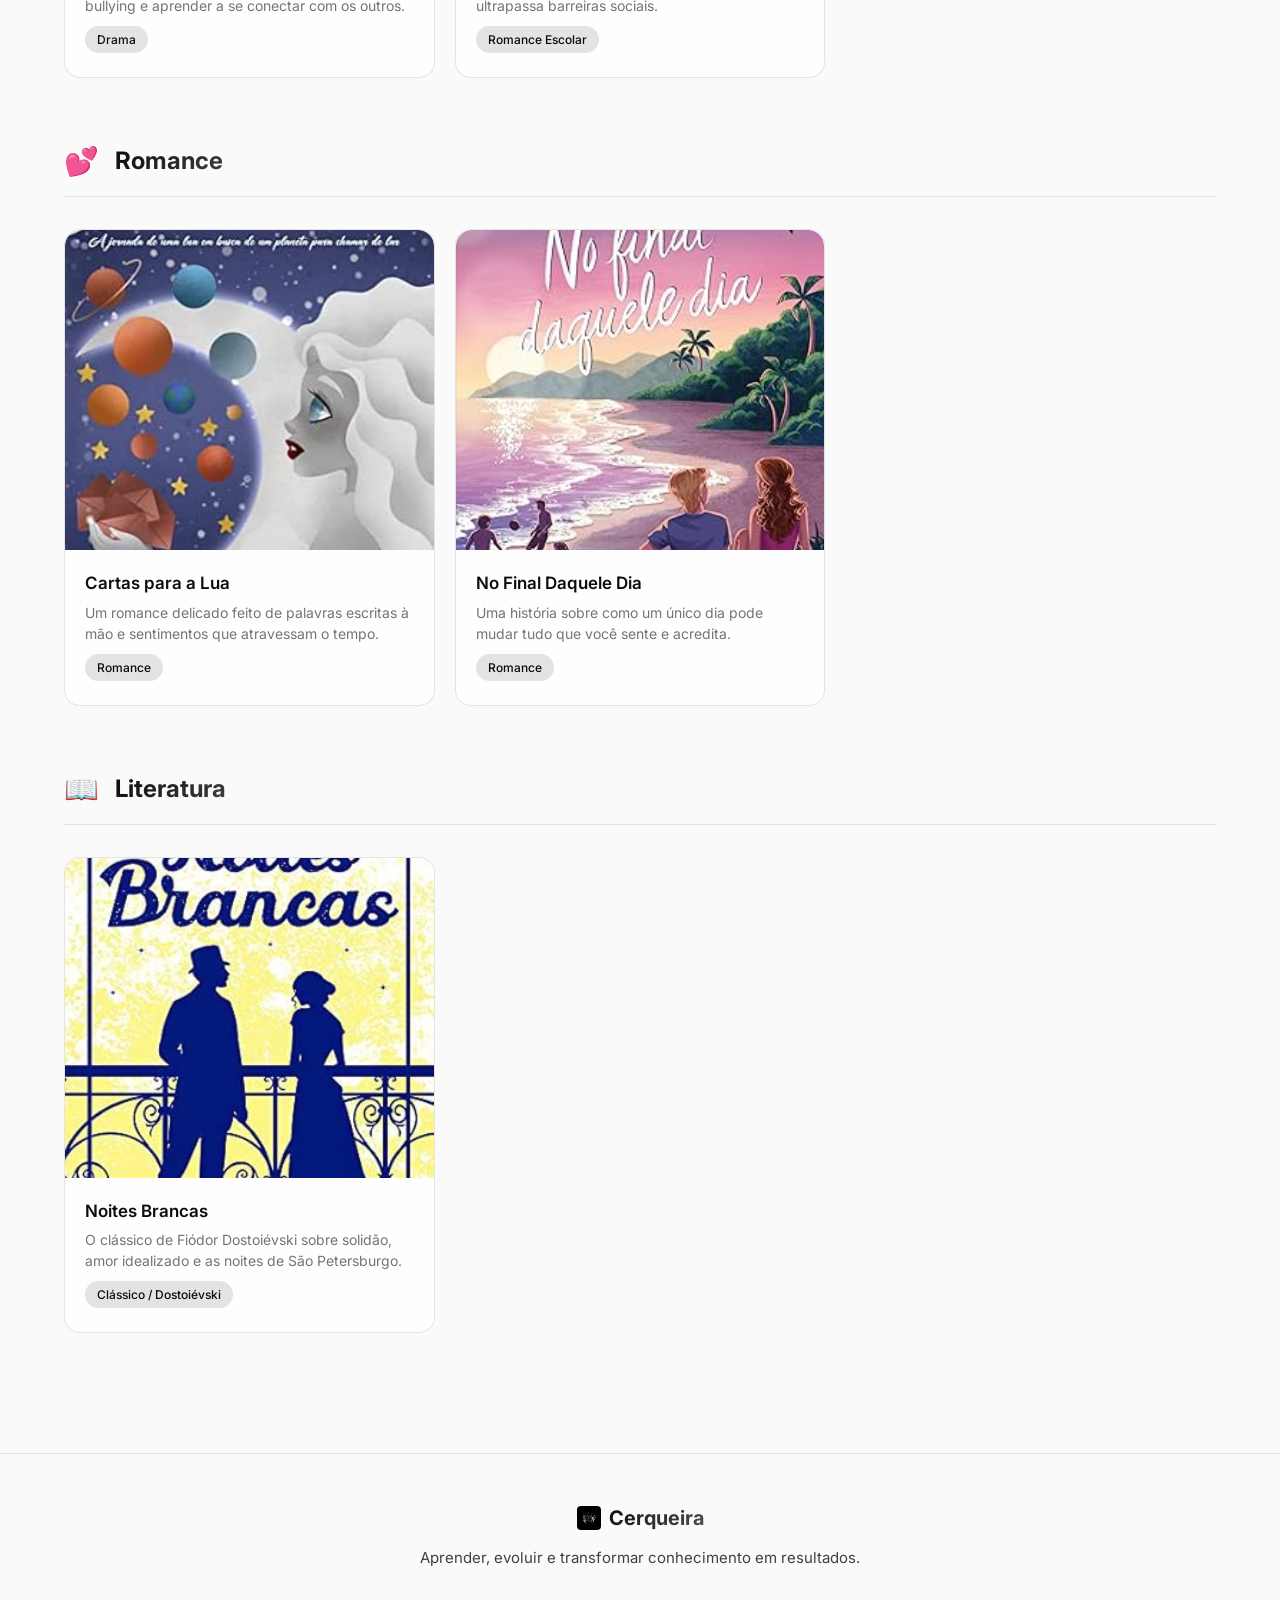
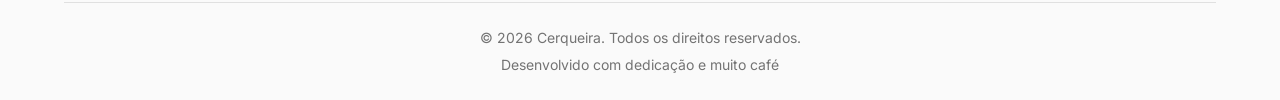
<file: livros.html>
<!DOCTYPE html>
<html lang="pt-BR">

<head>
    <meta charset="UTF-8">
    <meta name="viewport" content="width=device-width, initial-scale=1.0">
    <meta name="description" content="Livros, mangás e literatura que Cerqueira já leu e recomenda.">
    <meta name="author" content="Cerqueira">
    <title>Livros e Literatura | Cerqueira</title>
    <link rel="preconnect" href="https://fonts.googleapis.com">
    <link rel="preconnect" href="https://fonts.gstatic.com" crossorigin>
    <link href="https://fonts.googleapis.com/css2?family=Inter:wght@300;400;500;600;700;800&display=swap"
        rel="stylesheet">
    <link rel="stylesheet" href="style.css">
    <link rel="stylesheet" href="interesse-detail.css">
    <link rel="icon" type="image/jpeg" href="assets/icons/icon.jfif">
</head>

<body>
    <div class="glass-bg"></div>
    <div class="gradient-orb orb-1"></div>
    <div class="gradient-orb orb-2"></div>
    <div class="gradient-orb orb-3"></div>

    <nav class="navbar scrolled">
        <div class="nav-container">
            <a href="index.html" class="nav-logo">
                <img src="assets/icons/icon.jfif" alt="Ícone Cerqueira" class="logo-icon" style="width: 28px; height: 28px; border-radius: 6px; object-fit: cover;">
                <span class="logo-text">Cerqueira</span>
            </a>
            <ul class="nav-menu">
                <li><a href="index.html" class="nav-link">Início</a></li>
                <li><a href="index.html#projetos" class="nav-link">Interesses</a></li>
            </ul>
            <button class="theme-toggle" aria-label="Alternar tema">
                <svg class="sun-icon" width="20" height="20" viewBox="0 0 24 24" fill="none" stroke="currentColor"
                    stroke-width="2">
                    <circle cx="12" cy="12" r="5"></circle>
                    <line x1="12" y1="1" x2="12" y2="3"></line>
                    <line x1="12" y1="21" x2="12" y2="23"></line>
                    <line x1="4.22" y1="4.22" x2="5.64" y2="5.64"></line>
                    <line x1="18.36" y1="18.36" x2="19.78" y2="19.78"></line>
                    <line x1="1" y1="12" x2="3" y2="12"></line>
                    <line x1="21" y1="12" x2="23" y2="12"></line>
                    <line x1="4.22" y1="19.78" x2="5.64" y2="18.36"></line>
                    <line x1="18.36" y1="5.64" x2="19.78" y2="4.22"></line>
                </svg>
                <svg class="moon-icon" width="20" height="20" viewBox="0 0 24 24" fill="none" stroke="currentColor"
                    stroke-width="2">
                    <path d="M21 12.79A9 9 0 1 1 11.21 3 7 7 0 0 0 21 12.79z"></path>
                </svg>
            </button>
            <button class="mobile-menu-btn" aria-label="Menu">
                <span></span>
                <span></span>
                <span></span>
            </button>
        </div>
    </nav>

    <main>
        <section class="detail-hero">
            <div class="section-container">
                <a href="index.html#projetos" class="back-link">
                    <svg width="20" height="20" viewBox="0 0 24 24" fill="none" stroke="currentColor" stroke-width="2">
                        <line x1="19" y1="12" x2="5" y2="12"></line>
                        <polyline points="12 19 5 12 12 5"></polyline>
                    </svg>
                    Voltar aos Interesses
                </a>
                <div class="detail-hero-content reveal">
                    <div class="detail-icon">
                        <svg width="40" height="40" viewBox="0 0 24 24" fill="none" stroke="currentColor"
                            stroke-width="2">
                            <path d="M4 19.5A2.5 2.5 0 0 1 6.5 17H20"></path>
                            <path d="M6.5 2H20v20H6.5A2.5 2.5 0 0 1 4 19.5v-15A2.5 2.5 0 0 1 6.5 2z"></path>
                        </svg>
                    </div>
                    <h1 class="detail-title">Livros e Literatura</h1>
                    <p class="detail-subtitle">Mangás, livros de romance e literatura em geral — tudo que já li e
                        recomendo.</p>
                </div>
            </div>
        </section>

        <section class="detail-content">
            <div class="section-container">
                <!-- Mangás -->
                <div class="category-section reveal">
                    <div class="category-header">
                        <span class="category-icon">📚</span>
                        <h2 class="category-title">Mangás</h2>
                    </div>
                    <div class="items-grid">
                        <div class="item-card item-card-image">
                            <img src="assets/images/livros/horymia.jfif" alt="Horimiya" class="item-cover" loading="lazy">
                            <div class="item-info">
                                <h3 class="item-title">Horimiya</h3>
                                <p class="item-meta">Romance escolar cheio de momentos doces e inesperados entre dois alunos que escondem lados opostos.</p>
                                <span class="item-tag">Romance Escolar</span>
                            </div>
                        </div>
                        <div class="item-card item-card-image">
                            <img src="assets/images/livros/komi.jfif" alt="Komi Can't Communicate" class="item-cover" loading="lazy">
                            <div class="item-info">
                                <h3 class="item-title">Komi Can't Communicate</h3>
                                <p class="item-meta">A jornada de Komi para fazer 100 amigos, misturando comédia e romance de um jeito único.</p>
                                <span class="item-tag">Romance / Comédia</span>
                            </div>
                        </div>
                        <div class="item-card item-card-image">
                            <img src="assets/images/livros/naruto.jfif" alt="Naruto" class="item-cover" loading="lazy">
                            <div class="item-info">
                                <h3 class="item-title">Naruto</h3>
                                <p class="item-meta">A história do ninja mais determinado de Konoha, com ação, amizade e superação do início ao fim.</p>
                                <span class="item-tag">Ação / Aventura</span>
                            </div>
                        </div>
                        <div class="item-card item-card-image">
                            <img src="assets/images/livros/silent voice.jfif" alt="A Silent Voice" class="item-cover" loading="lazy">
                            <div class="item-info">
                                <h3 class="item-title">A Silent Voice</h3>
                                <p class="item-meta">Uma história emocionante sobre redenção, bullying e aprender a se conectar com os outros.</p>
                                <span class="item-tag">Drama</span>
                            </div>
                        </div>
                        <div class="item-card item-card-image">
                            <img src="assets/images/livros/the frangant flowers.jfif" alt="The Fragrant Flower Blooms with Dignity" class="item-cover" loading="lazy">
                            <div class="item-info">
                                <h3 class="item-title">The Fragrant Flower Blooms with Dignity</h3>
                                <p class="item-meta">Romance entre estudantes de escolas rivais que ultrapassa barreiras sociais.</p>
                                <span class="item-tag">Romance Escolar</span>
                            </div>
                        </div>
                    </div>
                </div>

                <!-- Romances -->
                <div class="category-section reveal">
                    <div class="category-header">
                        <span class="category-icon">💕</span>
                        <h2 class="category-title">Romance</h2>
                    </div>
                    <div class="items-grid">
                        <div class="item-card item-card-image">
                            <img src="assets/images/livros/cartas da lua.jpg" alt="Cartas para a Lua" class="item-cover" loading="lazy">
                            <div class="item-info">
                                <h3 class="item-title">Cartas para a Lua</h3>
                                <p class="item-meta">Um romance delicado feito de palavras escritas à mão e sentimentos que atravessam o tempo.</p>
                                <span class="item-tag">Romance</span>
                            </div>
                        </div>
                        <div class="item-card item-card-image">
                            <img src="assets/images/livros/no final daquele dia.jpg" alt="No Final Daquele Dia" class="item-cover" loading="lazy">
                            <div class="item-info">
                                <h3 class="item-title">No Final Daquele Dia</h3>
                                <p class="item-meta">Uma história sobre como um único dia pode mudar tudo que você sente e acredita.</p>
                                <span class="item-tag">Romance</span>
                            </div>
                        </div>
                    </div>
                </div>

                <!-- Literatura Geral -->
                <div class="category-section reveal">
                    <div class="category-header">
                        <span class="category-icon">📖</span>
                        <h2 class="category-title">Literatura</h2>
                    </div>
                    <div class="items-grid">
                        <div class="item-card item-card-image">
                            <img src="assets/images/livros/noites brancas.jpg" alt="Noites Brancas" class="item-cover" loading="lazy">
                            <div class="item-info">
                                <h3 class="item-title">Noites Brancas</h3>
                                <p class="item-meta">O clássico de Fiódor Dostoiévski sobre solidão, amor idealizado e as noites de São Petersburgo.</p>
                                <span class="item-tag">Clássico / Dostoiévski</span>
                            </div>
                        </div>
                    </div>
                </div>
            </div>
        </section>
    </main>

    <footer class="footer">
        <div class="footer-container">
            <div class="footer-content">
                <div class="footer-brand">
                    <img src="assets/icons/icon.jfif" alt="Ícone Cerqueira" class="logo-icon" style="width: 24px; height: 24px; border-radius: 4px; object-fit: cover;">
                    <span class="logo-text">Cerqueira</span>
                </div>
                <p class="footer-text">Aprender, evoluir e transformar conhecimento em resultados.</p>
            </div>
            <div class="footer-bottom">
                <p>&copy; 2026 Cerqueira. Todos os direitos reservados.</p>
                <p>Desenvolvido com dedicação e muito café</p>
            </div>
        </div>
    </footer>

    <script src="interesse-detail.js"></script>
</body>

</html>
</file>
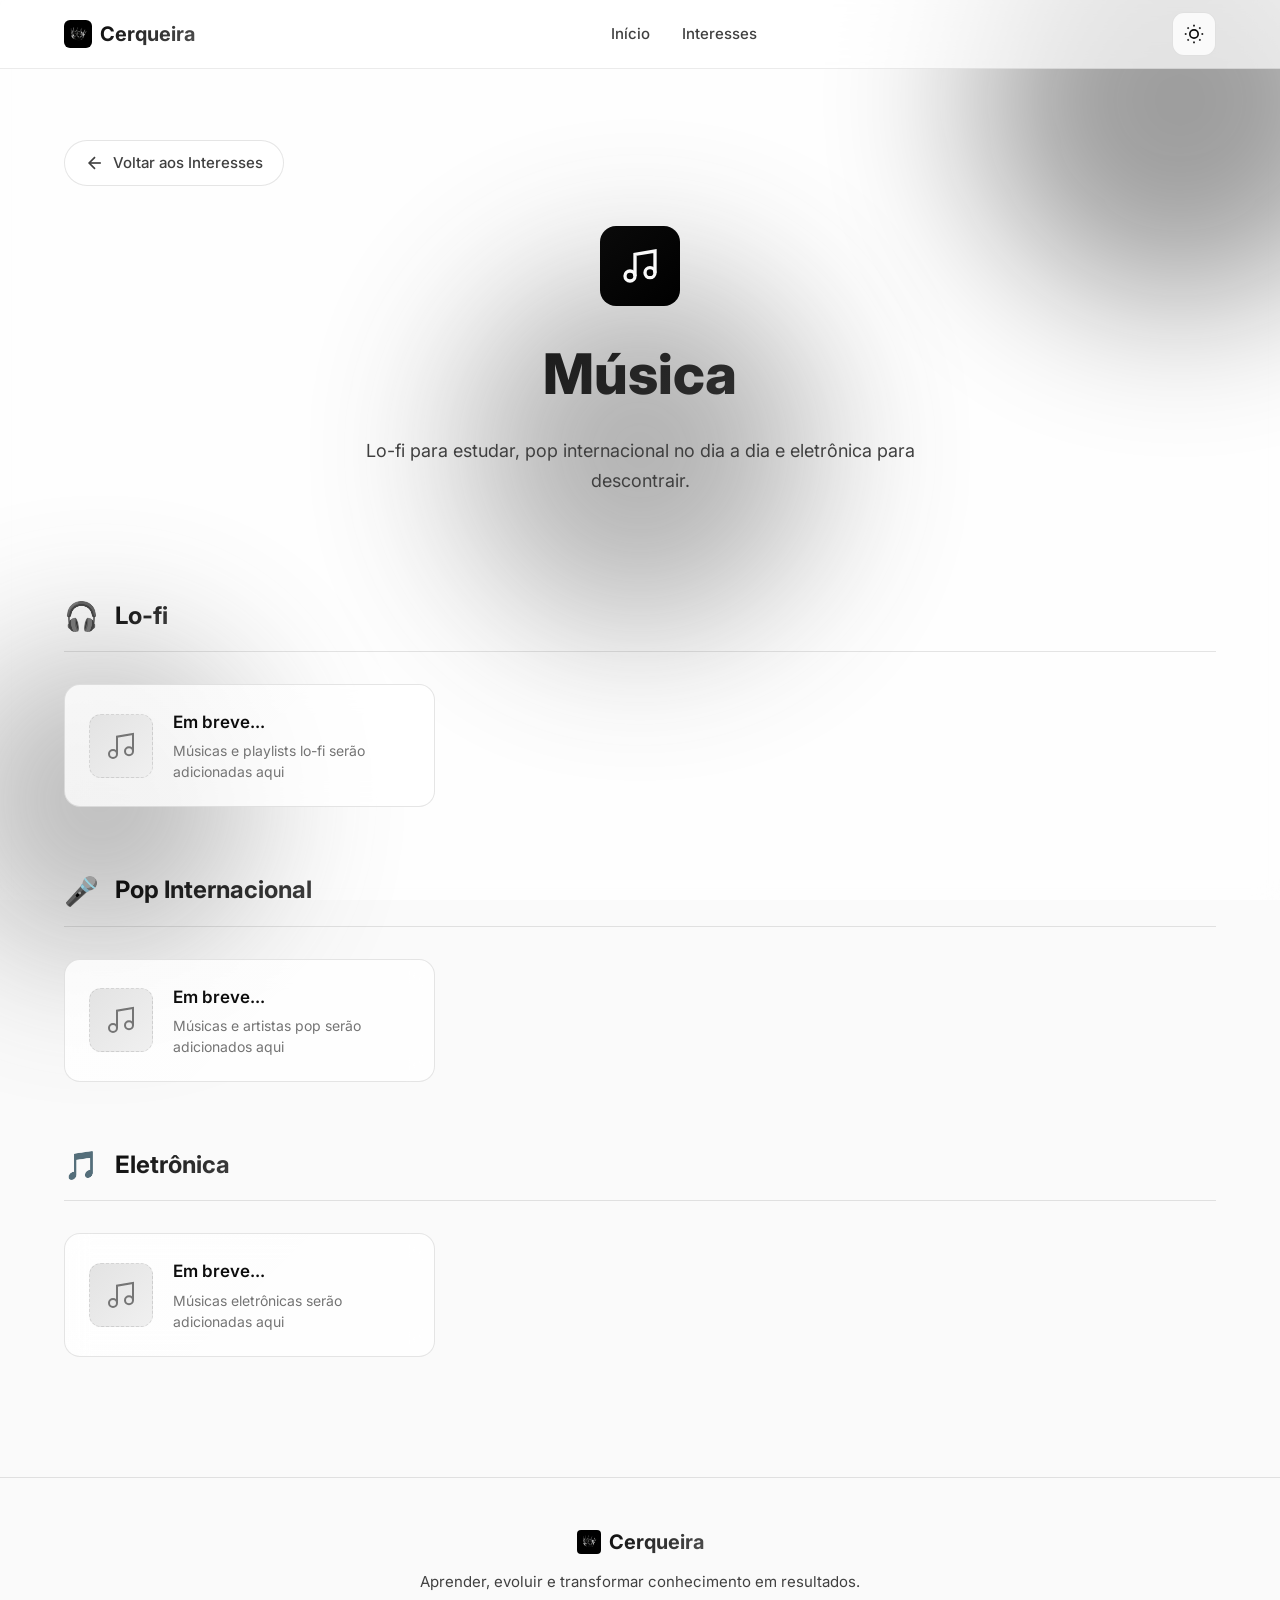
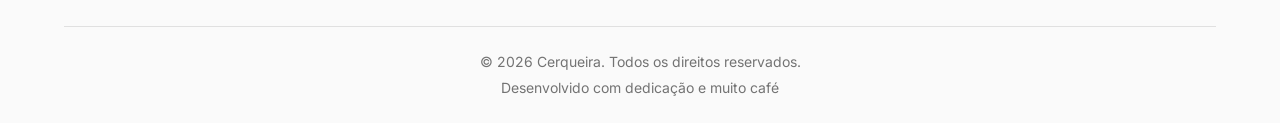
<file: musica.html>
<!DOCTYPE html>
<html lang="pt-BR">

<head>
    <meta charset="UTF-8">
    <meta name="viewport" content="width=device-width, initial-scale=1.0">
    <meta name="description" content="Lo-fi, pop internacional e eletrônica — as músicas que Cerqueira curte.">
    <meta name="author" content="Cerqueira">
    <title>Música | Cerqueira</title>
    <link rel="preconnect" href="https://fonts.googleapis.com">
    <link rel="preconnect" href="https://fonts.gstatic.com" crossorigin>
    <link href="https://fonts.googleapis.com/css2?family=Inter:wght@300;400;500;600;700;800&display=swap"
        rel="stylesheet">
    <link rel="stylesheet" href="style.css">
    <link rel="stylesheet" href="interesse-detail.css">
    <link rel="icon" type="image/jpeg" href="assets/icons/icon.jfif">
</head>

<body>
    <div class="glass-bg"></div>
    <div class="gradient-orb orb-1"></div>
    <div class="gradient-orb orb-2"></div>
    <div class="gradient-orb orb-3"></div>

    <nav class="navbar scrolled">
        <div class="nav-container">
            <a href="index.html" class="nav-logo">
                <img src="assets/icons/icon.jfif" alt="Ícone Cerqueira" class="logo-icon" style="width: 28px; height: 28px; border-radius: 6px; object-fit: cover;">
                <span class="logo-text">Cerqueira</span>
            </a>
            <ul class="nav-menu">
                <li><a href="index.html" class="nav-link">Início</a></li>
                <li><a href="index.html#projetos" class="nav-link">Interesses</a></li>
            </ul>
            <button class="theme-toggle" aria-label="Alternar tema">
                <svg class="sun-icon" width="20" height="20" viewBox="0 0 24 24" fill="none" stroke="currentColor"
                    stroke-width="2">
                    <circle cx="12" cy="12" r="5"></circle>
                    <line x1="12" y1="1" x2="12" y2="3"></line>
                    <line x1="12" y1="21" x2="12" y2="23"></line>
                    <line x1="4.22" y1="4.22" x2="5.64" y2="5.64"></line>
                    <line x1="18.36" y1="18.36" x2="19.78" y2="19.78"></line>
                    <line x1="1" y1="12" x2="3" y2="12"></line>
                    <line x1="21" y1="12" x2="23" y2="12"></line>
                    <line x1="4.22" y1="19.78" x2="5.64" y2="18.36"></line>
                    <line x1="18.36" y1="5.64" x2="19.78" y2="4.22"></line>
                </svg>
                <svg class="moon-icon" width="20" height="20" viewBox="0 0 24 24" fill="none" stroke="currentColor"
                    stroke-width="2">
                    <path d="M21 12.79A9 9 0 1 1 11.21 3 7 7 0 0 0 21 12.79z"></path>
                </svg>
            </button>
            <button class="mobile-menu-btn" aria-label="Menu">
                <span></span>
                <span></span>
                <span></span>
            </button>
        </div>
    </nav>

    <main>
        <section class="detail-hero">
            <div class="section-container">
                <a href="index.html#projetos" class="back-link">
                    <svg width="20" height="20" viewBox="0 0 24 24" fill="none" stroke="currentColor" stroke-width="2">
                        <line x1="19" y1="12" x2="5" y2="12"></line>
                        <polyline points="12 19 5 12 12 5"></polyline>
                    </svg>
                    Voltar aos Interesses
                </a>
                <div class="detail-hero-content reveal">
                    <div class="detail-icon">
                        <svg width="40" height="40" viewBox="0 0 24 24" fill="none" stroke="currentColor"
                            stroke-width="2">
                            <path d="M9 18V5l12-2v13"></path>
                            <circle cx="6" cy="18" r="3"></circle>
                            <circle cx="18" cy="16" r="3"></circle>
                        </svg>
                    </div>
                    <h1 class="detail-title">Música</h1>
                    <p class="detail-subtitle">Lo-fi para estudar, pop internacional no dia a dia e eletrônica para descontrair.</p>
                </div>
            </div>
        </section>

        <section class="detail-content">
            <div class="section-container">
                <!-- Lo-fi -->
                <div class="category-section reveal">
                    <div class="category-header">
                        <span class="category-icon">🎧</span>
                        <h2 class="category-title">Lo-fi</h2>
                    </div>
                    <div class="items-grid">
                        <div class="item-card">
                            <div class="item-placeholder">
                                <svg width="32" height="32" viewBox="0 0 24 24" fill="none" stroke="currentColor" stroke-width="1.5">
                                    <path d="M9 18V5l12-2v13"></path>
                                    <circle cx="6" cy="18" r="3"></circle>
                                    <circle cx="18" cy="16" r="3"></circle>
                                </svg>
                            </div>
                            <div class="item-info">
                                <h3 class="item-title">Em breve...</h3>
                                <p class="item-meta">Músicas e playlists lo-fi serão adicionadas aqui</p>
                            </div>
                        </div>
                    </div>
                </div>

                <!-- Pop -->
                <div class="category-section reveal">
                    <div class="category-header">
                        <span class="category-icon">🎤</span>
                        <h2 class="category-title">Pop Internacional</h2>
                    </div>
                    <div class="items-grid">
                        <div class="item-card">
                            <div class="item-placeholder">
                                <svg width="32" height="32" viewBox="0 0 24 24" fill="none" stroke="currentColor" stroke-width="1.5">
                                    <path d="M9 18V5l12-2v13"></path>
                                    <circle cx="6" cy="18" r="3"></circle>
                                    <circle cx="18" cy="16" r="3"></circle>
                                </svg>
                            </div>
                            <div class="item-info">
                                <h3 class="item-title">Em breve...</h3>
                                <p class="item-meta">Músicas e artistas pop serão adicionados aqui</p>
                            </div>
                        </div>
                    </div>
                </div>

                <!-- Eletrônica -->
                <div class="category-section reveal">
                    <div class="category-header">
                        <span class="category-icon">🎵</span>
                        <h2 class="category-title">Eletrônica</h2>
                    </div>
                    <div class="items-grid">
                        <div class="item-card">
                            <div class="item-placeholder">
                                <svg width="32" height="32" viewBox="0 0 24 24" fill="none" stroke="currentColor" stroke-width="1.5">
                                    <path d="M9 18V5l12-2v13"></path>
                                    <circle cx="6" cy="18" r="3"></circle>
                                    <circle cx="18" cy="16" r="3"></circle>
                                </svg>
                            </div>
                            <div class="item-info">
                                <h3 class="item-title">Em breve...</h3>
                                <p class="item-meta">Músicas eletrônicas serão adicionadas aqui</p>
                            </div>
                        </div>
                    </div>
                </div>
            </div>
        </section>
    </main>

    <footer class="footer">
        <div class="footer-container">
            <div class="footer-content">
                <div class="footer-brand">
                    <img src="assets/icons/icon.jfif" alt="Ícone Cerqueira" class="logo-icon" style="width: 24px; height: 24px; border-radius: 4px; object-fit: cover;">
                    <span class="logo-text">Cerqueira</span>
                </div>
                <p class="footer-text">Aprender, evoluir e transformar conhecimento em resultados.</p>
            </div>
            <div class="footer-bottom">
                <p>&copy; 2026 Cerqueira. Todos os direitos reservados.</p>
                <p>Desenvolvido com dedicação e muito café</p>
            </div>
        </div>
    </footer>

    <script src="interesse-detail.js"></script>
</body>

</html>
</file>
<file: style.css>
:root {
    --primary: #ffffff;
    --primary-light: #e5e5e5;
    --primary-dark: #cccccc;
    --secondary: #a3a3a3;
    --accent: #737373;
    --bg-dark: #070707;
    --bg-dark-2: #111111;
    --bg-dark-3: #1c1c1c;
    --text-dark: #f2f2f2;
    --text-dark-2: #a3a3a3;
    --text-dark-3: #737373;
    --glass-bg: rgba(255, 255, 255, 0.03);
    --glass-border: rgba(255, 255, 255, 0.08);
    --glass-shadow: 0 8px 32px rgba(0, 0, 0, 0.3);
    --card-bg: rgba(255, 255, 255, 0.05);
    --card-border: rgba(255, 255, 255, 0.1);
    --shadow-sm: 0 2px 8px rgba(0, 0, 0, 0.2);
    --shadow-md: 0 4px 16px rgba(0, 0, 0, 0.25);
    --shadow-lg: 0 8px 32px rgba(0, 0, 0, 0.3);
    --shadow-glow: 0 0 40px rgba(255, 255, 255, 0.12);
    --radius-sm: 8px;
    --radius-md: 12px;
    --radius-lg: 16px;
    --radius-xl: 24px;
    --transition-fast: 0.15s ease;
    --transition-normal: 0.3s ease;
    --transition-slow: 0.5s ease;
    --font-family: 'Inter', -apple-system, BlinkMacSystemFont, 'Segoe UI', sans-serif;
}

[data-theme="light"] {
    --primary: #0a0a0a;
    --primary-light: #2b2b2b;
    --primary-dark: #000000;
    --secondary: #525252;
    --accent: #404040;
    --bg-dark: #fafafa;
    --bg-dark-2: #f0f0f0;
    --bg-dark-3: #e3e3e3;
    --text-dark: #0a0a0a;
    --text-dark-2: #404040;
    --text-dark-3: #737373;
    --glass-bg: rgba(255, 255, 255, 0.7);
    --glass-border: rgba(0, 0, 0, 0.08);
    --card-bg: rgba(255, 255, 255, 0.8);
    --card-border: rgba(0, 0, 0, 0.1);
    --shadow-sm: 0 2px 8px rgba(0, 0, 0, 0.05);
    --shadow-md: 0 4px 16px rgba(0, 0, 0, 0.08);
    --shadow-lg: 0 8px 32px rgba(0, 0, 0, 0.1);
    --shadow-glow: 0 0 40px rgba(0, 0, 0, 0.08);
}

*,
*::before,
*::after {
    margin: 0;
    padding: 0;
    box-sizing: border-box;
}

html {
    scroll-behavior: smooth;
    scrollbar-width: thin;
    scrollbar-color: var(--primary) var(--bg-dark);
}

::-webkit-scrollbar {
    width: 8px;
}

::-webkit-scrollbar-track {
    background: var(--bg-dark);
}

::-webkit-scrollbar-thumb {
    background: var(--primary);
    border-radius: 4px;
}

::-webkit-scrollbar-thumb:hover {
    background: var(--primary-light);
}

body {
    font-family: var(--font-family);
    background: var(--bg-dark);
    color: var(--text-dark);
    line-height: 1.6;
    overflow-x: hidden;
    min-height: 100vh;
}

.glass-bg {
    position: fixed;
    top: 0;
    left: 0;
    width: 100%;
    height: 100%;
    background: var(--glass-bg);
    backdrop-filter: blur(12px);
    -webkit-backdrop-filter: blur(12px);
    pointer-events: none;
    z-index: -1;
}

.gradient-orb {
    position: fixed;
    border-radius: 50%;
    filter: blur(80px);
    opacity: 0.4;
    pointer-events: none;
    z-index: -1;
}

.orb-1 {
    width: 400px;
    height: 400px;
    background: var(--primary);
    top: -100px;
    right: -100px;
    animation: float 15s ease-in-out infinite;
}

.orb-2 {
    width: 300px;
    height: 300px;
    background: var(--secondary);
    bottom: -50px;
    left: -50px;
    animation: float 18s ease-in-out infinite reverse;
}

.orb-3 {
    width: 350px;
    height: 350px;
    background: var(--accent);
    top: 50%;
    left: 50%;
    transform: translate(-50%, -50%);
    animation: pulse 20s ease-in-out infinite;
}

@keyframes float {

    0%,
    100% {
        transform: translate(0, 0) scale(1);
    }

    33% {
        transform: translate(30px, -30px) scale(1.05);
    }

    66% {
        transform: translate(-20px, 20px) scale(0.95);
    }
}

@keyframes pulse {

    0%,
    100% {
        transform: translate(-50%, -50%) scale(1);
        opacity: 0.3;
    }

    50% {
        transform: translate(-50%, -50%) scale(1.2);
        opacity: 0.5;
    }
}

a {
    text-decoration: none;
    color: inherit;
    transition: var(--transition-fast);
}

ul {
    list-style: none;
}

img {
    max-width: 100%;
    height: auto;
    display: block;
}

button {
    font-family: inherit;
    cursor: pointer;
    border: none;
    background: none;
}

input,
textarea {
    font-family: inherit;
    font-size: inherit;
}

.section-container {
    max-width: 1200px;
    margin: 0 auto;
    padding: 0 24px;
}

.section-header {
    text-align: center;
    margin-bottom: 64px;
}

.section-tag {
    display: inline-block;
    padding: 8px 16px;
    background: var(--card-bg);
    border: 1px solid var(--card-border);
    border-radius: var(--radius-xl);
    font-size: 0.875rem;
    font-weight: 500;
    color: var(--primary);
    margin-bottom: 16px;
    backdrop-filter: blur(8px);
}

.section-title {
    font-size: clamp(2rem, 5vw, 3rem);
    font-weight: 800;
    background: linear-gradient(135deg, var(--text-dark) 0%, var(--text-dark-2) 100%);
    -webkit-background-clip: text;
    -webkit-text-fill-color: transparent;
    background-clip: text;
}

.section-subtitle {
    font-size: 1.125rem;
    color: var(--text-dark-2);
    margin-top: 16px;
    max-width: 500px;
    margin-left: auto;
    margin-right: auto;
}

.navbar {
    position: fixed;
    top: 0;
    left: 0;
    width: 100%;
    z-index: 1000;
    padding: 16px 0;
    transition: var(--transition-normal);
}

.navbar.scrolled {
    background: var(--glass-bg);
    backdrop-filter: blur(16px);
    -webkit-backdrop-filter: blur(16px);
    border-bottom: 1px solid var(--glass-border);
    padding: 12px 0;
}

.nav-container {
    max-width: 1200px;
    margin: 0 auto;
    padding: 0 24px;
    display: flex;
    align-items: center;
    justify-content: space-between;
}

.nav-logo {
    display: flex;
    align-items: center;
    gap: 8px;
    font-size: 1.25rem;
    font-weight: 700;
}

.logo-icon {
    flex-shrink: 0;
    color: var(--text-dark);
}

.logo-text {
    background: linear-gradient(135deg, var(--primary) 0%, var(--secondary) 100%);
    -webkit-background-clip: text;
    -webkit-text-fill-color: transparent;
    background-clip: text;
}

.nav-menu {
    display: flex;
    align-items: center;
    gap: 32px;
}

.nav-link {
    font-size: 0.9375rem;
    font-weight: 500;
    color: var(--text-dark-2);
    position: relative;
    padding: 8px 0;
}

.nav-link::after {
    content: '';
    position: absolute;
    bottom: 0;
    left: 0;
    width: 0;
    height: 2px;
    background: linear-gradient(90deg, var(--primary), var(--secondary));
    transition: var(--transition-normal);
}

.nav-link:hover {
    color: var(--text-dark);
}

.nav-link:hover::after {
    width: 100%;
}

.theme-toggle {
    width: 44px;
    height: 44px;
    border-radius: var(--radius-md);
    background: var(--card-bg);
    border: 1px solid var(--card-border);
    display: flex;
    align-items: center;
    justify-content: center;
    color: var(--text-dark);
    transition: var(--transition-normal);
}

.theme-toggle:hover {
    background: var(--primary);
    color: var(--bg-dark);
    border-color: var(--primary);
    transform: scale(1.05);
}

.theme-toggle .sun-icon {
    display: none;
}

.theme-toggle .moon-icon {
    display: block;
}

[data-theme="light"] .theme-toggle .sun-icon {
    display: block;
}

[data-theme="light"] .theme-toggle .moon-icon {
    display: none;
}

.mobile-menu-btn {
    display: none;
    flex-direction: column;
    gap: 5px;
    padding: 8px;
}

.mobile-menu-btn span {
    width: 24px;
    height: 2px;
    background: var(--text-dark);
    transition: var(--transition-normal);
}

.hero {
    min-height: 100vh;
    display: flex;
    align-items: center;
    padding: 120px 0 80px;
    position: relative;
}

.hero-container {
    max-width: 1200px;
    margin: 0 auto;
    padding: 0 24px;
    display: grid;
    grid-template-columns: 1fr 1fr;
    gap: 64px;
    align-items: center;
}

.hero-badge {
    display: inline-flex;
    align-items: center;
    gap: 8px;
    padding: 8px 16px;
    background: var(--card-bg);
    border: 1px solid var(--card-border);
    border-radius: var(--radius-xl);
    font-size: 0.875rem;
    font-weight: 500;
    margin-bottom: 24px;
    backdrop-filter: blur(8px);
}

.badge-dot {
    width: 8px;
    height: 8px;
    background: var(--primary);
    border-radius: 50%;
    animation: blink 2s ease-in-out infinite;
}

@keyframes blink {

    0%,
    100% {
        opacity: 1;
    }

    50% {
        opacity: 0.5;
    }
}

.hero-title {
    font-size: clamp(2.5rem, 6vw, 4rem);
    font-weight: 800;
    line-height: 1.1;
    margin-bottom: 24px;
}

.hero-title .highlight {
    background: linear-gradient(135deg, var(--primary) 0%, var(--secondary) 50%, var(--accent) 100%);
    -webkit-background-clip: text;
    -webkit-text-fill-color: transparent;
    background-clip: text;
}

.hero-subtitle {
    font-size: 1.125rem;
    color: var(--text-dark-2);
    max-width: 500px;
    margin-bottom: 32px;
    line-height: 1.7;
}

.hero-cta {
    display: flex;
    gap: 16px;
    margin-bottom: 48px;
    flex-wrap: wrap;
}

.btn {
    display: inline-flex;
    align-items: center;
    gap: 8px;
    padding: 14px 28px;
    border-radius: var(--radius-md);
    font-size: 1rem;
    font-weight: 600;
    transition: var(--transition-normal);
}

.btn-primary {
    background: linear-gradient(135deg, var(--primary) 0%, var(--primary-dark) 100%);
    color: var(--bg-dark);
    box-shadow: 0 4px 16px rgba(0, 0, 0, 0.25);
}

.btn-primary:hover {
    transform: translateY(-2px);
    box-shadow: 0 8px 24px rgba(0, 0, 0, 0.35);
}

.btn-secondary {
    background: var(--card-bg);
    color: var(--text-dark);
    border: 1px solid var(--card-border);
    backdrop-filter: blur(8px);
}

.btn-secondary:hover {
    background: var(--primary);
    color: var(--bg-dark);
    border-color: var(--primary);
}

.hero-stats {
    display: flex;
    align-items: center;
    gap: 32px;
}

.stat {
    display: flex;
    flex-direction: column;
}

.stat-number {
    font-size: 2rem;
    font-weight: 800;
    background: linear-gradient(135deg, var(--primary) 0%, var(--accent) 100%);
    -webkit-background-clip: text;
    -webkit-text-fill-color: transparent;
    background-clip: text;
}

.stat-label {
    font-size: 0.875rem;
    color: var(--text-dark-3);
}

.stat-divider {
    width: 1px;
    height: 40px;
    background: var(--card-border);
}

.hero-visual {
    display: flex;
    justify-content: center;
    align-items: center;
}

.hero-image-container {
    position: relative;
    width: 380px;
    height: 380px;
}

.hero-image-border {
    position: absolute;
    top: -10px;
    left: -10px;
    right: -10px;
    bottom: -10px;
    background: linear-gradient(135deg, var(--primary), var(--secondary), var(--accent));
    border-radius: 50%;
    animation: rotate 10s linear infinite;
}

@keyframes rotate {
    from {
        transform: rotate(0deg);
    }

    to {
        transform: rotate(360deg);
    }
}

.hero-image {
    position: absolute;
    top: 0;
    left: 0;
    width: 100%;
    height: 100%;
    border-radius: 50%;
    overflow: hidden;
    border: 4px solid var(--bg-dark);
}

.hero-image img {
    width: 100%;
    height: 100%;
    object-fit: cover;
}

.hero-image-initials {
    display: flex;
    align-items: center;
    justify-content: center;
    background: linear-gradient(135deg, var(--bg-dark-3) 0%, var(--bg-dark-2) 100%);
}

.hero-image-initials span {
    font-size: clamp(5rem, 12vw, 8rem);
    font-weight: 800;
    color: var(--text-dark);
    letter-spacing: -2px;
}

.hero-float-card {
    position: absolute;
    padding: 12px 20px;
    background: var(--glass-bg);
    backdrop-filter: blur(12px);
    border: 1px solid var(--glass-border);
    border-radius: var(--radius-md);
    display: flex;
    align-items: center;
    gap: 8px;
    font-size: 0.875rem;
    font-weight: 600;
    color: var(--text-dark);
    animation: floatCard 3s ease-in-out infinite;
}

.card-1 {
    top: 20%;
    left: -60px;
    animation-delay: 0s;
}

.card-2 {
    top: 50%;
    right: -60px;
    animation-delay: 1s;
}

.card-3 {
    bottom: 20%;
    left: -60px;
    animation-delay: 2s;
}

@keyframes floatCard {

    0%,
    100% {
        transform: translateY(0);
    }

    50% {
        transform: translateY(-10px);
    }
}

.card-icon {
    flex-shrink: 0;
    color: var(--text-dark);
}

.scroll-indicator {
    position: absolute;
    bottom: 40px;
    left: 50%;
    transform: translateX(-50%);
    display: flex;
    flex-direction: column;
    align-items: center;
    gap: 8px;
    color: var(--text-dark-3);
    font-size: 0.75rem;
    text-transform: uppercase;
    letter-spacing: 2px;
}

.mouse {
    width: 24px;
    height: 40px;
    border: 2px solid var(--text-dark-3);
    border-radius: 12px;
    position: relative;
}

.wheel {
    width: 4px;
    height: 8px;
    background: var(--primary);
    border-radius: 2px;
    position: absolute;
    top: 8px;
    left: 50%;
    transform: translateX(-50%);
    animation: scroll 2s ease-in-out infinite;
}

@keyframes scroll {
    0% {
        opacity: 1;
        transform: translateX(-50%) translateY(0);
    }

    100% {
        opacity: 0;
        transform: translateX(-50%) translateY(12px);
    }
}

.sobre {
    padding: 120px 0;
}

.sobre-content {
    display: grid;
    grid-template-columns: 1fr 1fr;
    gap: 64px;
    align-items: start;
}

.sobre-text p {
    font-size: 1.0625rem;
    color: var(--text-dark-2);
    margin-bottom: 20px;
    line-height: 1.8;
}

.info-card {
    background: var(--card-bg);
    border: 1px solid var(--card-border);
    border-radius: var(--radius-lg);
    padding: 32px;
    backdrop-filter: blur(12px);
}

.info-item {
    display: flex;
    align-items: center;
    gap: 16px;
    padding: 16px 0;
    border-bottom: 1px solid var(--card-border);
}

.info-item:last-child {
    border-bottom: none;
}

.info-icon {
    display: flex;
    align-items: center;
    justify-content: center;
    width: 40px;
    height: 40px;
    flex-shrink: 0;
    color: var(--primary);
    background: var(--bg-dark-3);
    border-radius: var(--radius-sm);
}

.info-label {
    display: block;
    font-size: 0.75rem;
    color: var(--text-dark-3);
    text-transform: uppercase;
    letter-spacing: 1px;
    margin-bottom: 4px;
}

.info-value {
    font-size: 1rem;
    font-weight: 600;
    color: var(--text-dark);
}

.habilidades {
    padding: 120px 0;
    background: linear-gradient(180deg, transparent 0%, var(--bg-dark-2) 50%, transparent 100%);
}

.habilidades-grid {
    display: grid;
    grid-template-columns: repeat(auto-fit, minmax(300px, 1fr));
    gap: 24px;
    margin-bottom: 64px;
}

.skill-card {
    background: var(--card-bg);
    border: 1px solid var(--card-border);
    border-radius: var(--radius-lg);
    padding: 24px;
    backdrop-filter: blur(12px);
    transition: var(--transition-normal);
}

.skill-card:hover {
    transform: translateY(-4px);
    box-shadow: var(--shadow-lg);
    border-color: var(--primary);
}

.skill-icon {
    width: 48px;
    height: 48px;
    background: linear-gradient(135deg, var(--primary), var(--primary-dark));
    border-radius: var(--radius-md);
    display: flex;
    align-items: center;
    justify-content: center;
    margin-bottom: 16px;
}

.skill-icon svg {
    width: 24px;
    height: 24px;
    stroke: var(--bg-dark);
}

.skill-name {
    font-size: 1.125rem;
    font-weight: 600;
    margin-bottom: 12px;
}

.skill-bar {
    height: 6px;
    background: var(--bg-dark-3);
    border-radius: 3px;
    overflow: hidden;
    margin-bottom: 8px;
}

.skill-progress {
    height: 100%;
    background: linear-gradient(90deg, var(--primary), var(--accent));
    border-radius: 3px;
    width: 0;
    transition: width 1s ease-out;
}

.skill-level {
    font-size: 0.875rem;
    font-weight: 600;
    color: var(--primary);
}

.ferramentas {
    text-align: center;
}

.ferramentas-title {
    font-size: 1.25rem;
    font-weight: 600;
    margin-bottom: 24px;
}

.ferramentas-grid {
    display: flex;
    flex-wrap: wrap;
    justify-content: center;
    gap: 12px;
}

.ferramenta-tag {
    padding: 10px 20px;
    background: var(--card-bg);
    border: 1px solid var(--card-border);
    border-radius: var(--radius-xl);
    font-size: 0.875rem;
    font-weight: 500;
    color: var(--text-dark-2);
    transition: var(--transition-normal);
}

.ferramenta-tag:hover {
    background: var(--primary);
    color: var(--bg-dark);
    border-color: var(--primary);
    transform: scale(1.05);
}

.projetos {
    padding: 120px 0;
}

.projetos-grid {
    display: grid;
    grid-template-columns: repeat(auto-fit, minmax(320px, 1fr));
    gap: 32px;
}

.projeto-card {
    background: var(--card-bg);
    border: 1px solid var(--card-border);
    border-radius: var(--radius-lg);
    overflow: hidden;
    backdrop-filter: blur(12px);
    transition: var(--transition-normal);
}

.projeto-card:hover {
    transform: translateY(-8px);
    box-shadow: var(--shadow-lg);
}

.projeto-icon {
    display: flex;
    align-items: center;
    justify-content: center;
    width: 64px;
    height: 64px;
    margin: 28px 0 0 28px;
    background: linear-gradient(135deg, var(--primary), var(--primary-dark));
    color: var(--bg-dark);
    border-radius: var(--radius-md);
    transition: var(--transition-normal);
}

.projeto-card:hover .projeto-icon {
    transform: scale(1.05) rotate(-3deg);
}

.projeto-content {
    padding: 24px;
}

.projeto-title {
    font-size: 1.25rem;
    font-weight: 600;
    margin-bottom: 8px;
}

.projeto-desc {
    font-size: 0.9375rem;
    color: var(--text-dark-2);
    margin-bottom: 16px;
    line-height: 1.6;
}

.projeto-tech {
    display: flex;
    flex-wrap: wrap;
    gap: 8px;
}

.tech-tag {
    padding: 4px 12px;
    background: var(--bg-dark-3);
    border-radius: var(--radius-xl);
    font-size: 0.75rem;
    font-weight: 500;
    color: var(--primary);
}

.certificados {
    padding: 120px 0;
    background: linear-gradient(180deg, transparent 0%, var(--bg-dark-2) 50%, transparent 100%);
}

.certificados-grid {
    display: grid;
    grid-template-columns: repeat(auto-fit, minmax(350px, 1fr));
    gap: 24px;
}

.certificado-card {
    background: var(--card-bg);
    border: 1px solid var(--card-border);
    border-radius: var(--radius-lg);
    padding: 24px;
    backdrop-filter: blur(12px);
    display: flex;
    gap: 20px;
    transition: var(--transition-normal);
}

.certificado-card:hover {
    transform: translateX(8px);
    border-color: var(--primary);
}

.certificado-icon {
    width: 56px;
    height: 56px;
    background: linear-gradient(135deg, var(--primary), var(--secondary));
    border-radius: var(--radius-md);
    display: flex;
    align-items: center;
    justify-content: center;
    flex-shrink: 0;
}

.certificado-icon svg {
    stroke: var(--bg-dark);
}

.certificado-content {
    flex: 1;
}

.certificado-title {
    font-size: 1.0625rem;
    font-weight: 600;
    margin-bottom: 4px;
}

.certificado-org {
    display: block;
    font-size: 0.875rem;
    color: var(--text-dark-3);
    margin-bottom: 8px;
}

.certificado-desc {
    font-size: 0.875rem;
    color: var(--text-dark-2);
    line-height: 1.6;
}

.certificado-year {
    font-size: 0.875rem;
    font-weight: 600;
    color: var(--primary);
    flex-shrink: 0;
}

.experiencia {
    padding: 120px 0;
}

.experiencia-timeline {
    max-width: 800px;
    margin: 0 auto;
    position: relative;
}

.experiencia-timeline::before {
    content: '';
    position: absolute;
    top: 0;
    left: 0;
    width: 2px;
    height: 100%;
    background: linear-gradient(180deg, var(--primary), var(--secondary), var(--accent));
}

.timeline-item {
    position: relative;
    padding-left: 40px;
    margin-bottom: 48px;
}

.timeline-item:last-child {
    margin-bottom: 0;
}

.timeline-marker {
    position: absolute;
    left: -7px;
    top: 0;
    width: 16px;
    height: 16px;
    background: var(--primary);
    border-radius: 50%;
    border: 3px solid var(--bg-dark);
}

.timeline-content {
    background: var(--card-bg);
    border: 1px solid var(--card-border);
    border-radius: var(--radius-lg);
    padding: 24px;
    backdrop-filter: blur(12px);
    transition: var(--transition-normal);
}

.timeline-content:hover {
    transform: translateX(8px);
    border-color: var(--primary);
}

.timeline-period {
    display: inline-block;
    padding: 4px 12px;
    background: var(--bg-dark-3);
    border-radius: var(--radius-xl);
    font-size: 0.75rem;
    font-weight: 600;
    color: var(--accent);
    margin-bottom: 12px;
}

.timeline-title {
    font-size: 1.25rem;
    font-weight: 600;
    margin-bottom: 4px;
}

.timeline-company {
    font-size: 0.875rem;
    color: var(--text-dark-3);
    margin-bottom: 12px;
}

.timeline-desc {
    font-size: 0.9375rem;
    color: var(--text-dark-2);
    line-height: 1.7;
}

.contato {
    padding: 120px 0;
    background: linear-gradient(180deg, transparent 0%, var(--bg-dark-2) 50%, transparent 100%);
}

.contato-content {
    display: grid;
    grid-template-columns: 1fr 1.5fr;
    gap: 64px;
    margin-bottom: 64px;
}

.contato-info {
    display: flex;
    flex-direction: column;
    gap: 24px;
}

.contato-item {
    display: flex;
    align-items: center;
    gap: 16px;
}

.contato-icon {
    width: 48px;
    height: 48px;
    background: var(--card-bg);
    border: 1px solid var(--card-border);
    border-radius: var(--radius-md);
    display: flex;
    align-items: center;
    justify-content: center;
    color: var(--primary);
    flex-shrink: 0;
}

.contato-label {
    display: block;
    font-size: 0.75rem;
    color: var(--text-dark-3);
    text-transform: uppercase;
    letter-spacing: 1px;
    margin-bottom: 2px;
}

.contato-value {
    font-size: 1rem;
    font-weight: 500;
    color: var(--text-dark);
}

.contato-value:hover {
    color: var(--primary);
}

.contato-form {
    background: var(--card-bg);
    border: 1px solid var(--card-border);
    border-radius: var(--radius-lg);
    padding: 32px;
    backdrop-filter: blur(12px);
}

.form-row {
    display: grid;
    grid-template-columns: 1fr 1fr;
    gap: 20px;
}

.form-group {
    margin-bottom: 20px;
}

.form-group:last-of-type {
    margin-bottom: 32px;
}

.form-group label {
    display: block;
    font-size: 0.875rem;
    font-weight: 500;
    margin-bottom: 8px;
    color: var(--text-dark);
}

.form-group input,
.form-group textarea {
    width: 100%;
    padding: 14px 16px;
    background: var(--bg-dark);
    border: 1px solid var(--card-border);
    border-radius: var(--radius-md);
    color: var(--text-dark);
    font-size: 1rem;
    transition: var(--transition-normal);
}

.form-group input:focus,
.form-group textarea:focus {
    outline: none;
    border-color: var(--primary);
    box-shadow: 0 0 0 3px rgba(128, 128, 128, 0.15);
}

.form-group input::placeholder,
.form-group textarea::placeholder {
    color: var(--text-dark-3);
}

.form-group textarea {
    resize: vertical;
    min-height: 120px;
}

.btn-submit {
    width: 100%;
    justify-content: center;
}

.social-links {
    display: flex;
    justify-content: center;
    gap: 16px;
}

.social-link {
    width: 48px;
    height: 48px;
    background: var(--card-bg);
    border: 1px solid var(--card-border);
    border-radius: var(--radius-md);
    display: flex;
    align-items: center;
    justify-content: center;
    color: var(--text-dark);
    transition: var(--transition-normal);
}

.social-link:hover {
    background: var(--primary);
    color: var(--bg-dark);
    border-color: var(--primary);
    transform: translateY(-4px);
}

.footer {
    padding: 48px 0 24px;
    border-top: 1px solid var(--card-border);
}

.footer-container {
    max-width: 1200px;
    margin: 0 auto;
    padding: 0 24px;
}

.footer-content {
    text-align: center;
    margin-bottom: 32px;
}

.footer-brand {
    display: flex;
    align-items: center;
    justify-content: center;
    gap: 8px;
    font-size: 1.25rem;
    font-weight: 700;
    margin-bottom: 12px;
}

.footer-text {
    font-size: 0.9375rem;
    color: var(--text-dark-2);
}

.footer-bottom {
    text-align: center;
    padding-top: 24px;
    border-top: 1px solid var(--card-border);
}

.footer-bottom p {
    font-size: 0.875rem;
    color: var(--text-dark-3);
    margin-bottom: 4px;
}

.footer-bottom p:last-child {
    margin-bottom: 0;
}

.reveal {
    opacity: 0;
    transform: translateY(30px);
    transition: opacity 0.6s ease, transform 0.6s ease;
}

.reveal.active {
    opacity: 1;
    transform: translateY(0);
}

@media (max-width: 1024px) {
    .hero-container {
        grid-template-columns: 1fr;
        text-align: center;
    }

    .hero-content {
        display: flex;
        flex-direction: column;
        align-items: center;
    }

    .hero-subtitle {
        margin-left: 0;
        margin-right: 0;
    }

    .hero-cta {
        justify-content: center;
    }

    .hero-stats {
        justify-content: center;
    }

    .hero-visual {
        order: -1;
    }

    .hero-image-container {
        width: 300px;
        height: 300px;
    }

    .card-1,
    .card-2,
    .card-3 {
        display: none;
    }

    .sobre-content {
        grid-template-columns: 1fr;
    }

    .contato-content {
        grid-template-columns: 1fr;
    }
}

@media (max-width: 768px) {
    .nav-menu {
        position: fixed;
        top: 0;
        right: -100%;
        width: 280px;
        height: 100vh;
        background: var(--bg-dark-2);
        flex-direction: column;
        justify-content: center;
        gap: 24px;
        transition: var(--transition-normal);
        border-left: 1px solid var(--card-border);
    }

    .nav-menu.active {
        right: 0;
    }

    .mobile-menu-btn {
        display: flex;
        z-index: 1001;
    }

    .mobile-menu-btn.active span:nth-child(1) {
        transform: rotate(45deg) translate(5px, 5px);
    }

    .mobile-menu-btn.active span:nth-child(2) {
        opacity: 0;
    }

    .mobile-menu-btn.active span:nth-child(3) {
        transform: rotate(-45deg) translate(5px, -5px);
    }

    .hero {
        padding: 100px 0 60px;
    }

    .hero-title {
        font-size: 2.5rem;
    }

    .hero-stats {
        flex-direction: column;
        gap: 16px;
    }

    .stat-divider {
        display: none;
    }

    .section-header {
        margin-bottom: 48px;
    }

    .sobre,
    .habilidades,
    .projetos,
    .certificados,
    .experiencia,
    .contato {
        padding: 80px 0;
    }

    .projetos-grid {
        grid-template-columns: 1fr;
    }

    .certificados-grid {
        grid-template-columns: 1fr;
    }

    .form-row {
        grid-template-columns: 1fr;
    }

    .scroll-indicator {
        display: none;
    }
}

@media (max-width: 480px) {
    .hero-title {
        font-size: 2rem;
    }

    .hero-cta {
        flex-direction: column;
        width: 100%;
    }

    .btn {
        width: 100%;
        justify-content: center;
    }

    .hero-image-container {
        width: 250px;
        height: 250px;
    }

    .ferramentas-grid {
        gap: 8px;
    }

    .ferramenta-tag {
        padding: 8px 14px;
        font-size: 0.8125rem;
    }

    .certificado-card {
        flex-direction: column;
        text-align: center;
    }

    .certificado-icon {
        margin: 0 auto;
    }
}
</file>
<file: interesse-detail.css>
/* ===========================
   Interesse Detail Pages
   =========================== */

.detail-hero {
    padding: 140px 0 60px;
    position: relative;
}

.back-link {
    display: inline-flex;
    align-items: center;
    gap: 8px;
    font-size: 0.9375rem;
    font-weight: 500;
    color: var(--text-dark-2);
    margin-bottom: 40px;
    padding: 10px 20px;
    background: var(--card-bg);
    border: 1px solid var(--card-border);
    border-radius: var(--radius-xl);
    backdrop-filter: blur(8px);
    transition: var(--transition-normal);
}

.back-link:hover {
    color: var(--text-dark);
    background: var(--primary);
    color: var(--bg-dark);
    border-color: var(--primary);
    transform: translateX(-4px);
}

.detail-hero-content {
    text-align: center;
    max-width: 700px;
    margin: 0 auto;
}

.detail-icon {
    display: inline-flex;
    align-items: center;
    justify-content: center;
    width: 80px;
    height: 80px;
    background: linear-gradient(135deg, var(--primary), var(--primary-dark));
    color: var(--bg-dark);
    border-radius: var(--radius-lg);
    margin-bottom: 24px;
    animation: floatCard 3s ease-in-out infinite;
}

.detail-title {
    font-size: clamp(2.5rem, 6vw, 3.5rem);
    font-weight: 800;
    background: linear-gradient(135deg, var(--text-dark) 0%, var(--text-dark-2) 100%);
    -webkit-background-clip: text;
    -webkit-text-fill-color: transparent;
    background-clip: text;
    margin-bottom: 16px;
}

.detail-subtitle {
    font-size: 1.125rem;
    color: var(--text-dark-2);
    line-height: 1.7;
    max-width: 550px;
    margin: 0 auto;
}

/* Content Section */
.detail-content {
    padding: 40px 0 120px;
}

.category-section {
    margin-bottom: 64px;
}

.category-section:last-child {
    margin-bottom: 0;
}

.category-header {
    display: flex;
    align-items: center;
    gap: 16px;
    margin-bottom: 32px;
    padding-bottom: 16px;
    border-bottom: 1px solid var(--card-border);
}

.category-icon {
    font-size: 1.75rem;
    line-height: 1;
}

.category-title {
    font-size: 1.5rem;
    font-weight: 700;
    background: linear-gradient(135deg, var(--text-dark) 0%, var(--text-dark-2) 100%);
    -webkit-background-clip: text;
    -webkit-text-fill-color: transparent;
    background-clip: text;
}

.items-grid {
    display: grid;
    grid-template-columns: repeat(auto-fill, minmax(280px, 1fr));
    gap: 20px;
}

.item-card {
    background: var(--card-bg);
    border: 1px solid var(--card-border);
    border-radius: var(--radius-lg);
    padding: 24px;
    backdrop-filter: blur(12px);
    display: flex;
    gap: 20px;
    align-items: center;
    transition: var(--transition-normal);
    position: relative;
    overflow: hidden;
}

.item-card::before {
    content: '';
    position: absolute;
    top: 0;
    left: 0;
    width: 100%;
    height: 100%;
    background: linear-gradient(135deg, rgba(255,255,255,0.02) 0%, transparent 100%);
    pointer-events: none;
}

.item-card:hover {
    transform: translateY(-4px);
    box-shadow: var(--shadow-lg);
    border-color: var(--primary);
}

.item-placeholder {
    width: 64px;
    height: 64px;
    min-width: 64px;
    background: linear-gradient(135deg, var(--bg-dark-3), var(--bg-dark-2));
    border: 1px dashed var(--card-border);
    border-radius: var(--radius-md);
    display: flex;
    align-items: center;
    justify-content: center;
    color: var(--text-dark-3);
    transition: var(--transition-normal);
}

.item-card:hover .item-placeholder {
    border-color: var(--primary);
    color: var(--primary);
    background: linear-gradient(135deg, var(--primary), var(--primary-dark));
    color: var(--bg-dark);
    border-style: solid;
}

.item-info {
    flex: 1;
}

.item-title {
    font-size: 1.0625rem;
    font-weight: 600;
    margin-bottom: 4px;
    color: var(--text-dark);
}

.item-meta {
    font-size: 0.875rem;
    color: var(--text-dark-3);
    line-height: 1.5;
}

.item-rating {
    display: flex;
    gap: 2px;
    margin-top: 8px;
}

.item-rating .star {
    width: 14px;
    height: 14px;
    color: var(--primary);
}

.item-rating .star.empty {
    color: var(--text-dark-3);
    opacity: 0.3;
}

.item-year {
    display: inline-block;
    padding: 2px 10px;
    background: var(--bg-dark-3);
    border-radius: var(--radius-xl);
    font-size: 0.75rem;
    font-weight: 500;
    color: var(--text-dark-3);
    margin-top: 8px;
}

/* Card with image support */
.item-card-image {
    display: flex;
    flex-direction: column;
    gap: 0;
    padding: 0;
    align-items: stretch;
}

.item-card-image .item-cover {
    width: 100%;
    height: 320px;
    object-fit: cover;
    border-radius: var(--radius-lg) var(--radius-lg) 0 0;
    transition: transform 0.5s ease;
}

.item-card-image:hover .item-cover {
    transform: scale(1.03);
}

.item-card-image .item-info {
    padding: 20px 20px 24px;
}

.item-tag {
    display: inline-block;
    padding: 4px 12px;
    background: var(--bg-dark-3);
    border-radius: var(--radius-xl);
    font-size: 0.75rem;
    font-weight: 500;
    color: var(--primary);
    margin-top: 10px;
}

/* Clickable projeto-card styles */
.projeto-card[data-href] {
    cursor: pointer;
    position: relative;
}

.projeto-card[data-href]::after {
    content: '';
    position: absolute;
    bottom: 20px;
    right: 20px;
    width: 32px;
    height: 32px;
    background: var(--card-bg);
    border: 1px solid var(--card-border);
    border-radius: 50%;
    display: flex;
    align-items: center;
    justify-content: center;
    transition: var(--transition-normal);
    background-image: url("data:image/svg+xml,%3Csvg xmlns='http://www.w3.org/2000/svg' width='16' height='16' viewBox='0 0 24 24' fill='none' stroke='%23737373' stroke-width='2'%3E%3Cline x1='5' y1='12' x2='19' y2='12'%3E%3C/line%3E%3Cpolyline points='12 5 19 12 12 19'%3E%3C/polyline%3E%3C/svg%3E");
    background-repeat: no-repeat;
    background-position: center;
}

.projeto-card[data-href]:hover::after {
    background-color: var(--primary);
    border-color: var(--primary);
    background-image: url("data:image/svg+xml,%3Csvg xmlns='http://www.w3.org/2000/svg' width='16' height='16' viewBox='0 0 24 24' fill='none' stroke='%23070707' stroke-width='2'%3E%3Cline x1='5' y1='12' x2='19' y2='12'%3E%3C/line%3E%3Cpolyline points='12 5 19 12 12 19'%3E%3C/polyline%3E%3C/svg%3E");
    transform: translateX(4px);
}

/* Empty state enhancement */
.empty-state {
    text-align: center;
    padding: 60px 20px;
    background: var(--card-bg);
    border: 2px dashed var(--card-border);
    border-radius: var(--radius-lg);
}

.empty-state-icon {
    font-size: 3rem;
    margin-bottom: 16px;
    opacity: 0.6;
}

.empty-state-text {
    font-size: 1.0625rem;
    color: var(--text-dark-3);
    max-width: 400px;
    margin: 0 auto;
}

/* Responsive */
@media (max-width: 768px) {
    .detail-hero {
        padding: 120px 0 40px;
    }

    .detail-content {
        padding: 20px 0 80px;
    }

    .items-grid {
        grid-template-columns: repeat(auto-fill, minmax(240px, 1fr));
    }

    .category-header {
        margin-bottom: 24px;
    }

    .detail-icon {
        width: 64px;
        height: 64px;
    }

    .detail-icon svg {
        width: 32px;
        height: 32px;
    }

    .item-card-image .item-cover {
        height: 260px;
    }
}

@media (max-width: 480px) {
    .items-grid {
        grid-template-columns: 1fr;
    }

    .item-card {
        flex-direction: column;
        text-align: center;
    }

    .back-link {
        font-size: 0.875rem;
        padding: 8px 16px;
    }

    .item-card-image .item-cover {
        height: 220px;
    }
}
</file>
<file: filmes-carousel.css>
/* ===========================
   Filmes Vertical Carousel
   =========================== */

body, html {
    margin: 0;
    padding: 0;
    width: 100%;
    height: 100%;
    /* We hide overflow on body so the inner scroll container handles scrolling */
    overflow: hidden;
}

/* Background Container - Fixed */
.movie-backgrounds {
    position: fixed;
    top: 0;
    left: 0;
    width: 100vw;
    height: 100vh;
    z-index: -2;
    background: var(--bg-dark);
}

.movie-bg {
    position: absolute;
    top: 0;
    left: 0;
    width: 100%;
    height: 100%;
    background-size: cover;
    background-position: center;
    opacity: 0;
    transition: opacity 0.8s ease-in-out;
    will-change: opacity;
}

.movie-bg::after {
    content: '';
    position: absolute;
    top: 0;
    left: 0;
    width: 100%;
    height: 100%;
    /* Gradient to ensure text readability on the left */
    background: linear-gradient(to right, rgba(0,0,0,0.9) 0%, rgba(0,0,0,0.6) 40%, rgba(0,0,0,0.1) 100%);
}

.movie-bg.active {
    opacity: 1;
}

/* Scrollable Container */
.movie-scroll-container {
    position: relative;
    width: 100vw;
    height: 100vh;
    overflow-y: scroll;
    scroll-snap-type: y mandatory;
    scroll-behavior: smooth;
    z-index: 1;
}

/* Hide scrollbar for cleaner look */
.movie-scroll-container::-webkit-scrollbar {
    display: none;
}
.movie-scroll-container {
    -ms-overflow-style: none;
    scrollbar-width: none;
}

/* Individual Movie Section */
.movie-section {
    width: 100%;
    height: 100vh;
    scroll-snap-align: center; /* Center the section on scroll */
    display: flex;
    align-items: center;
    padding: 0 5%;
    position: relative;
}

.movie-content {
    max-width: 600px;
    padding: 40px;
    background: rgba(0, 0, 0, 0.4);
    backdrop-filter: blur(10px);
    -webkit-backdrop-filter: blur(10px);
    border: 1px solid rgba(255, 255, 255, 0.1);
    border-radius: var(--radius-lg);
    opacity: 0;
    transform: translateY(30px);
    transition: opacity 0.6s ease, transform 0.6s ease;
}

.movie-section.in-view .movie-content {
    opacity: 1;
    transform: translateY(0);
    transition-delay: 0.6s;
}

.movie-title {
    font-size: clamp(3rem, 6vw, 4.5rem);
    font-weight: 800;
    color: #ffffff;
    line-height: 1.1;
    margin-bottom: 16px;
    text-shadow: 0 2px 10px rgba(0,0,0,0.5);
}

.movie-desc {
    font-size: 1.125rem;
    color: #e5e5e5;
    line-height: 1.6;
    margin-bottom: 24px;
    text-shadow: 0 1px 4px rgba(0,0,0,0.5);
}

.movie-tags {
    display: flex;
    gap: 12px;
    flex-wrap: wrap;
}

.movie-tag {
    padding: 6px 16px;
    background: rgba(255, 255, 255, 0.1);
    border: 1px solid rgba(255, 255, 255, 0.2);
    border-radius: var(--radius-xl);
    font-size: 0.875rem;
    font-weight: 500;
    color: #ffffff;
}

/* Navbar override for this page */
.navbar {
    background: transparent !important;
    border-bottom: none !important;
}

.navbar .nav-link,
.navbar .logo-icon,
.navbar .logo-text,
.navbar .theme-toggle {
    color: #ffffff !important;
}

.logo-text {
    background: none;
    -webkit-text-fill-color: #ffffff;
}

/* Scroll indicator on the first slide */
.scroll-indicator-carousel {
    position: absolute;
    bottom: 40px;
    left: 50%;
    transform: translateX(-50%);
    display: flex;
    flex-direction: column;
    align-items: center;
    gap: 8px;
    color: #ffffff;
    font-size: 0.75rem;
    text-transform: uppercase;
    letter-spacing: 2px;
    opacity: 0.8;
}

.scroll-indicator-carousel .mouse {
    width: 24px;
    height: 40px;
    border: 2px solid #ffffff;
    border-radius: 12px;
    position: relative;
}

.scroll-indicator-carousel .wheel {
    width: 4px;
    height: 8px;
    background: #ffffff;
    border-radius: 2px;
    position: absolute;
    top: 8px;
    left: 50%;
    transform: translateX(-50%);
    animation: scroll 2s ease-in-out infinite;
}

/* Responsive */
@media (max-width: 768px) {
    .movie-bg::after {
        background: linear-gradient(to bottom, rgba(0,0,0,0.4) 0%, rgba(0,0,0,0.8) 50%, rgba(0,0,0,0.9) 100%);
    }

    .movie-section {
        align-items: flex-end;
        padding: 0 20px 80px;
    }

    .movie-content {
        padding: 24px;
        width: 100%;
        background: rgba(0, 0, 0, 0.6);
    }
    
    .movie-title {
        font-size: 2.5rem;
    }
}
</file>
